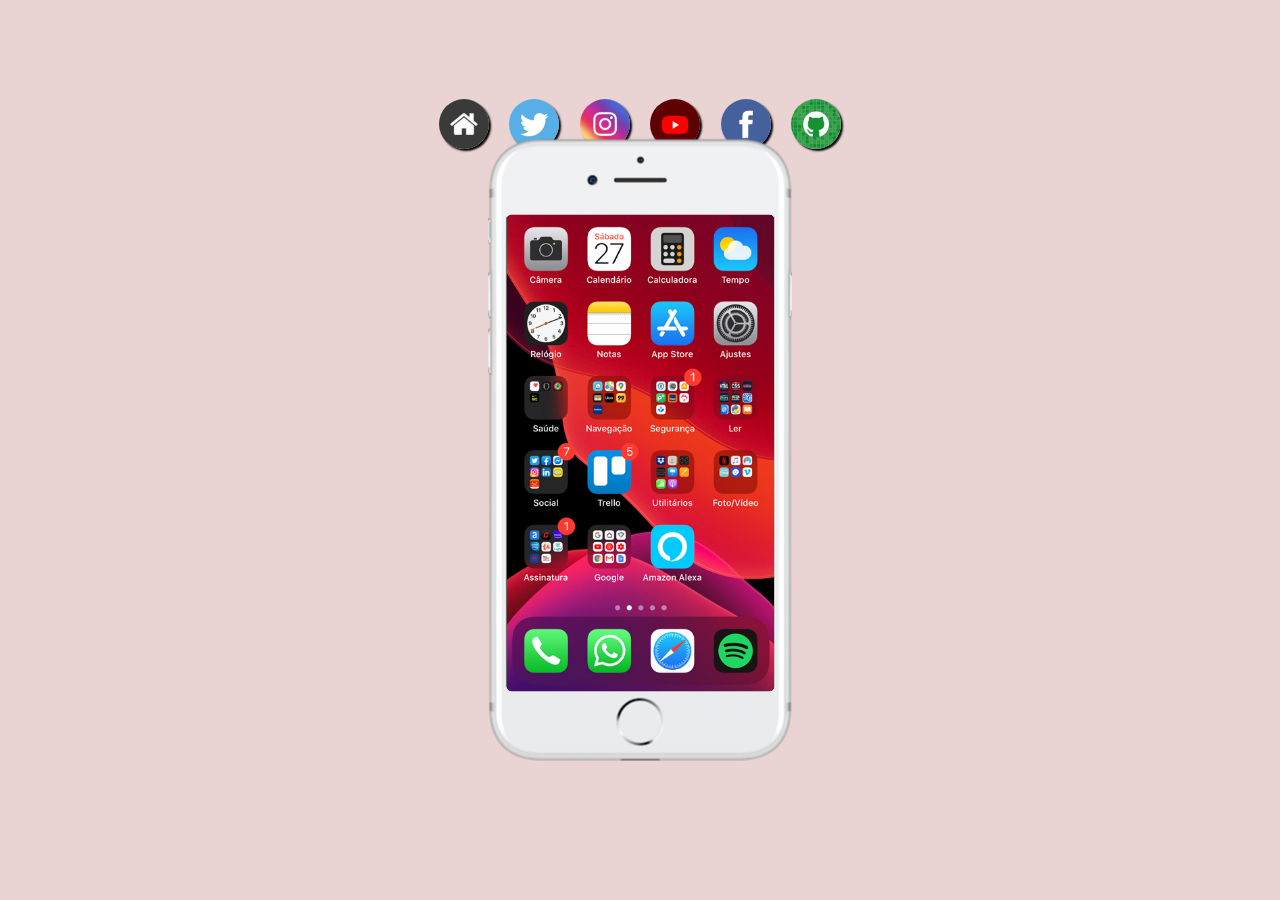
<file: index.html>
<!DOCTYPE html>
<html lang="pt">
<head>
    <meta charset="UTF-8">
    <meta name="viewport" content="width=device-width, initial-scale=1.0">
    <link rel="shortcut icon" href="favicon.ico" type="image/x-icon">
    <title>Document</title>
    <link rel="stylesheet" href="style.css">
</head>
<body>
   <main>
    <section id="telefone">
        <iframe src="homi.html" name="tela" id="tela" frameborder="0">
            Seu navegador não é compatível para esse este site
        </iframe> 

    </section>
    <section id="rede">
        <a href="homi.html" target="tela"><img src="imagens/logo-home.jpg" alt="homi"></a> 

        <a href="twitter.html" target="tela"><img src="imagens/logo-twitter.jpg" alt="instagram"></a> 

        <a href="instagram.html" target="tela"><img src="imagens/logo-instagram.jpg" alt="twitter"></a> 

        <a href="youtuber.html" target="tela"><img src="imagens/logo-youtube.jpg" alt="youtube"></a> 

        <a href="faceboook.html" target="tela"><img src="imagens/logo-facebook.jpg" alt="facebook"></a> 

        <a href="github.html" target="tela"><img src="imagens/logo-github.jpg" alt="github"></a>
        
        
    </section>
   </main>
</body>
</html>
</file>
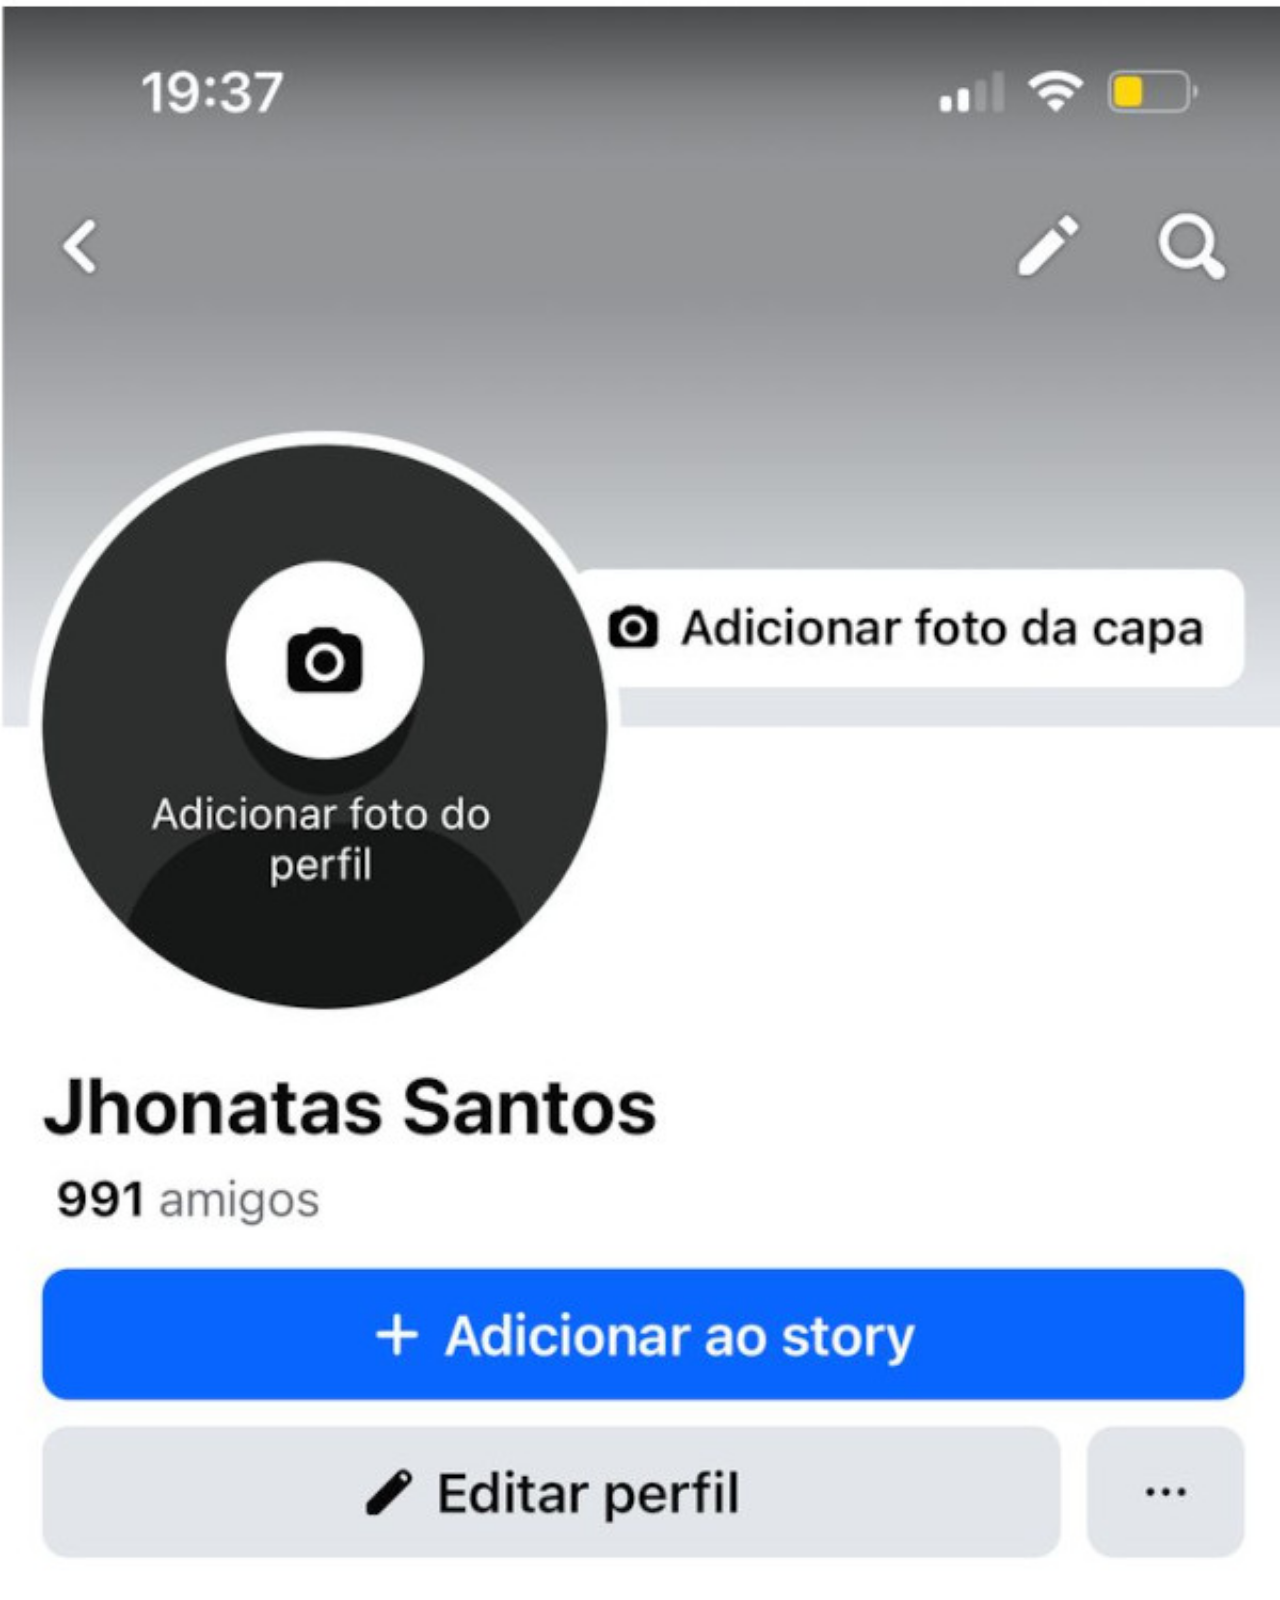
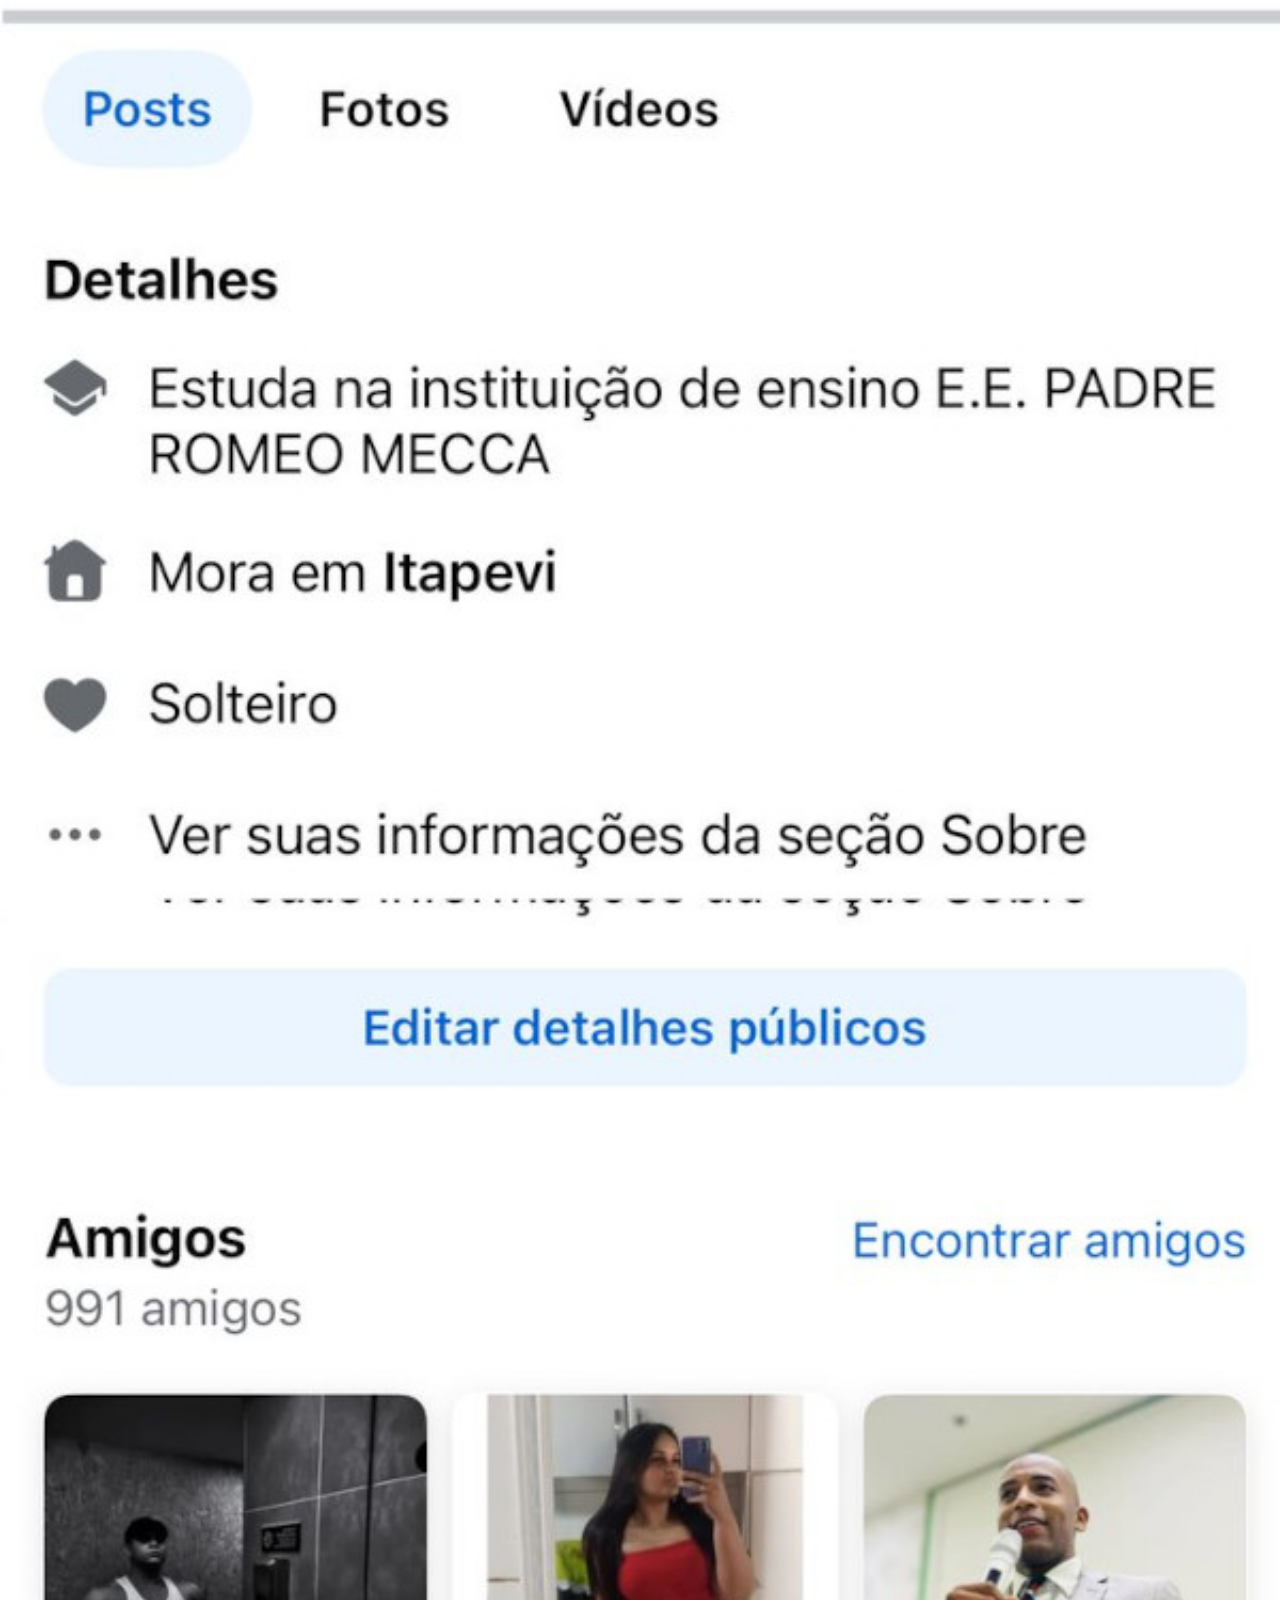
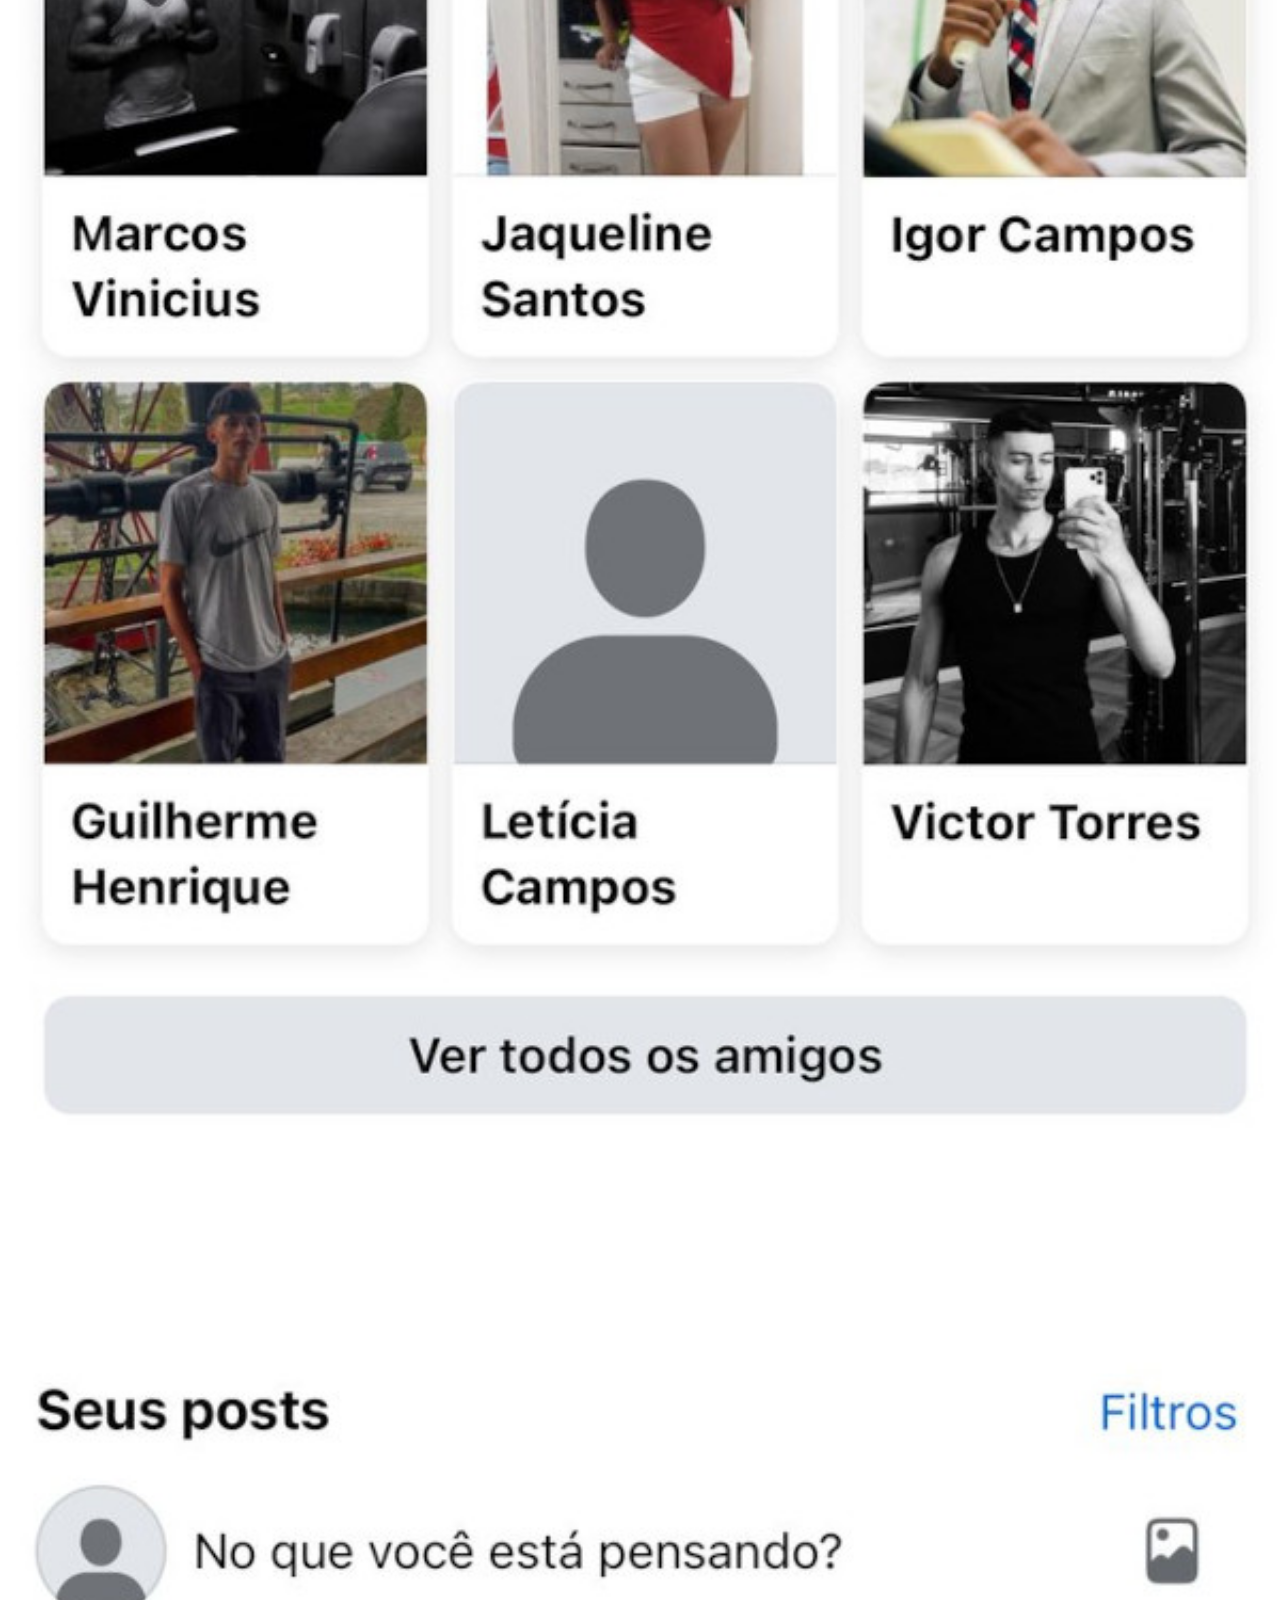
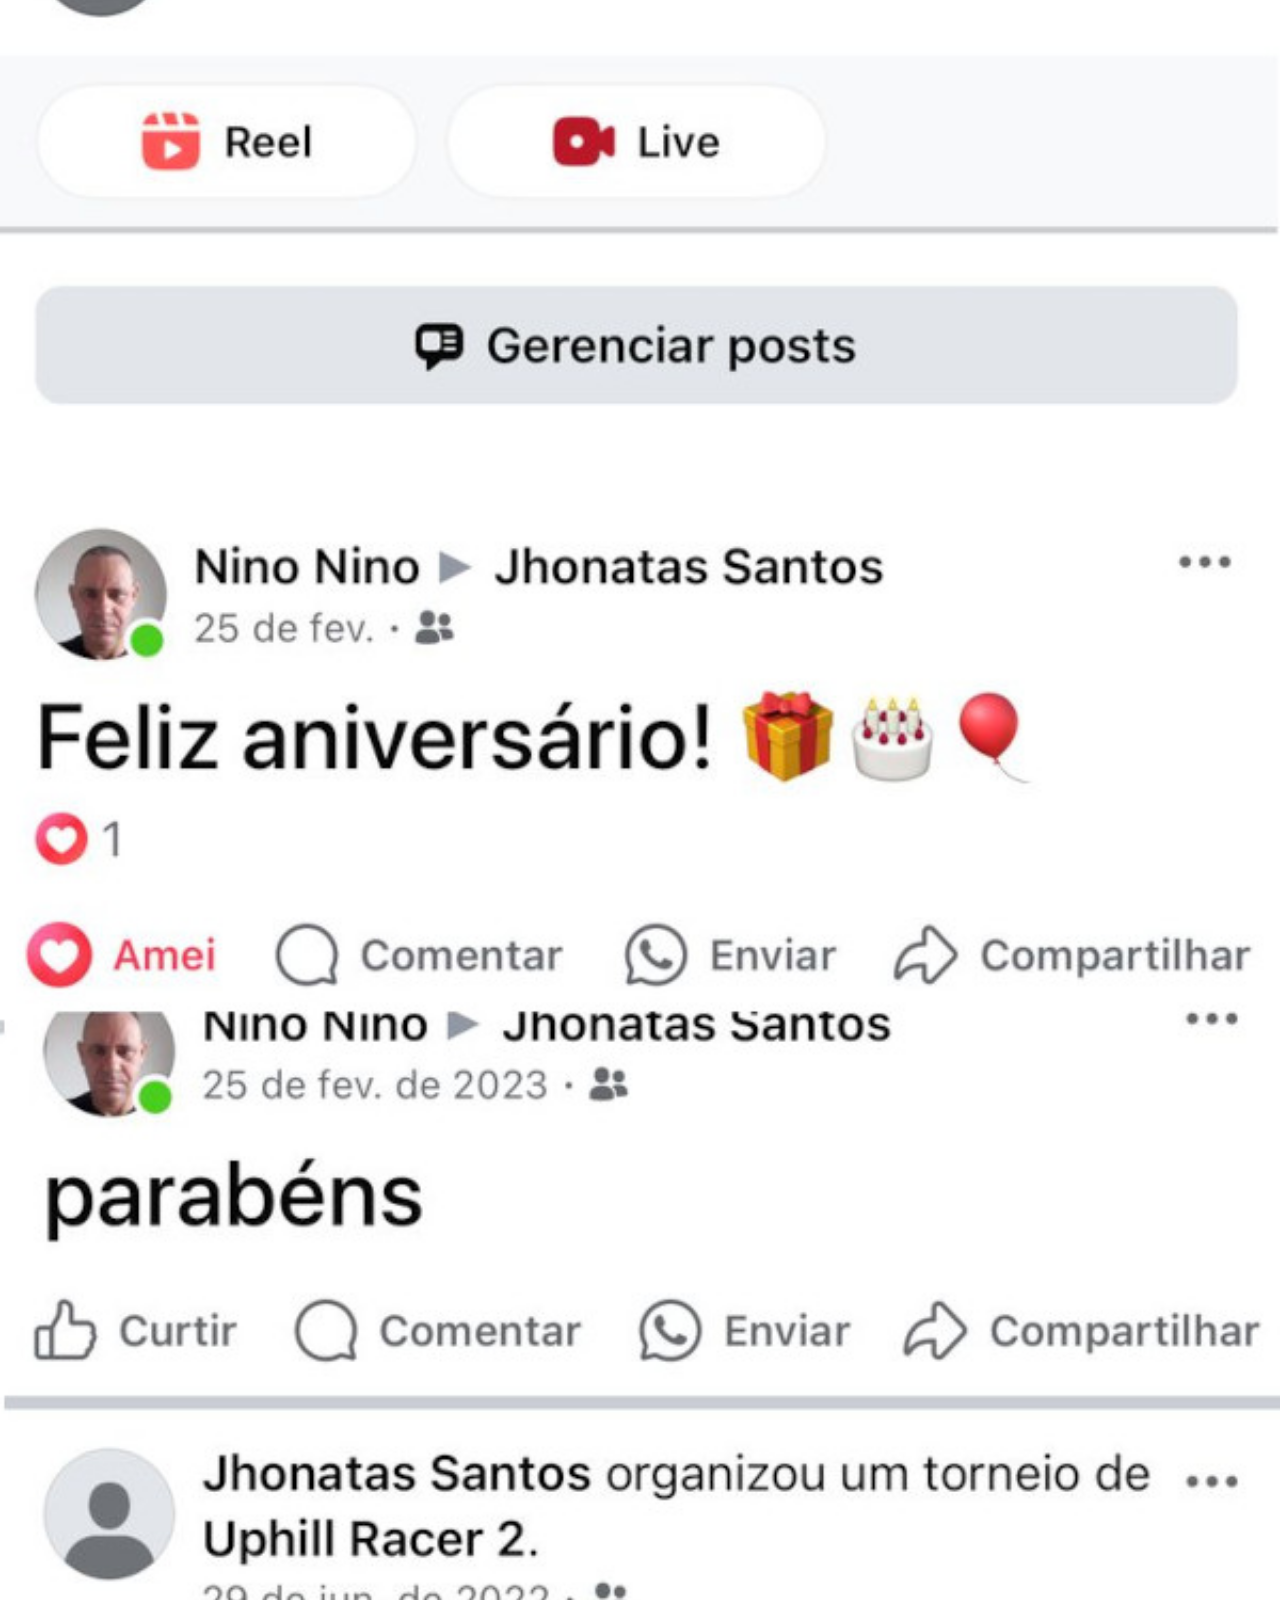
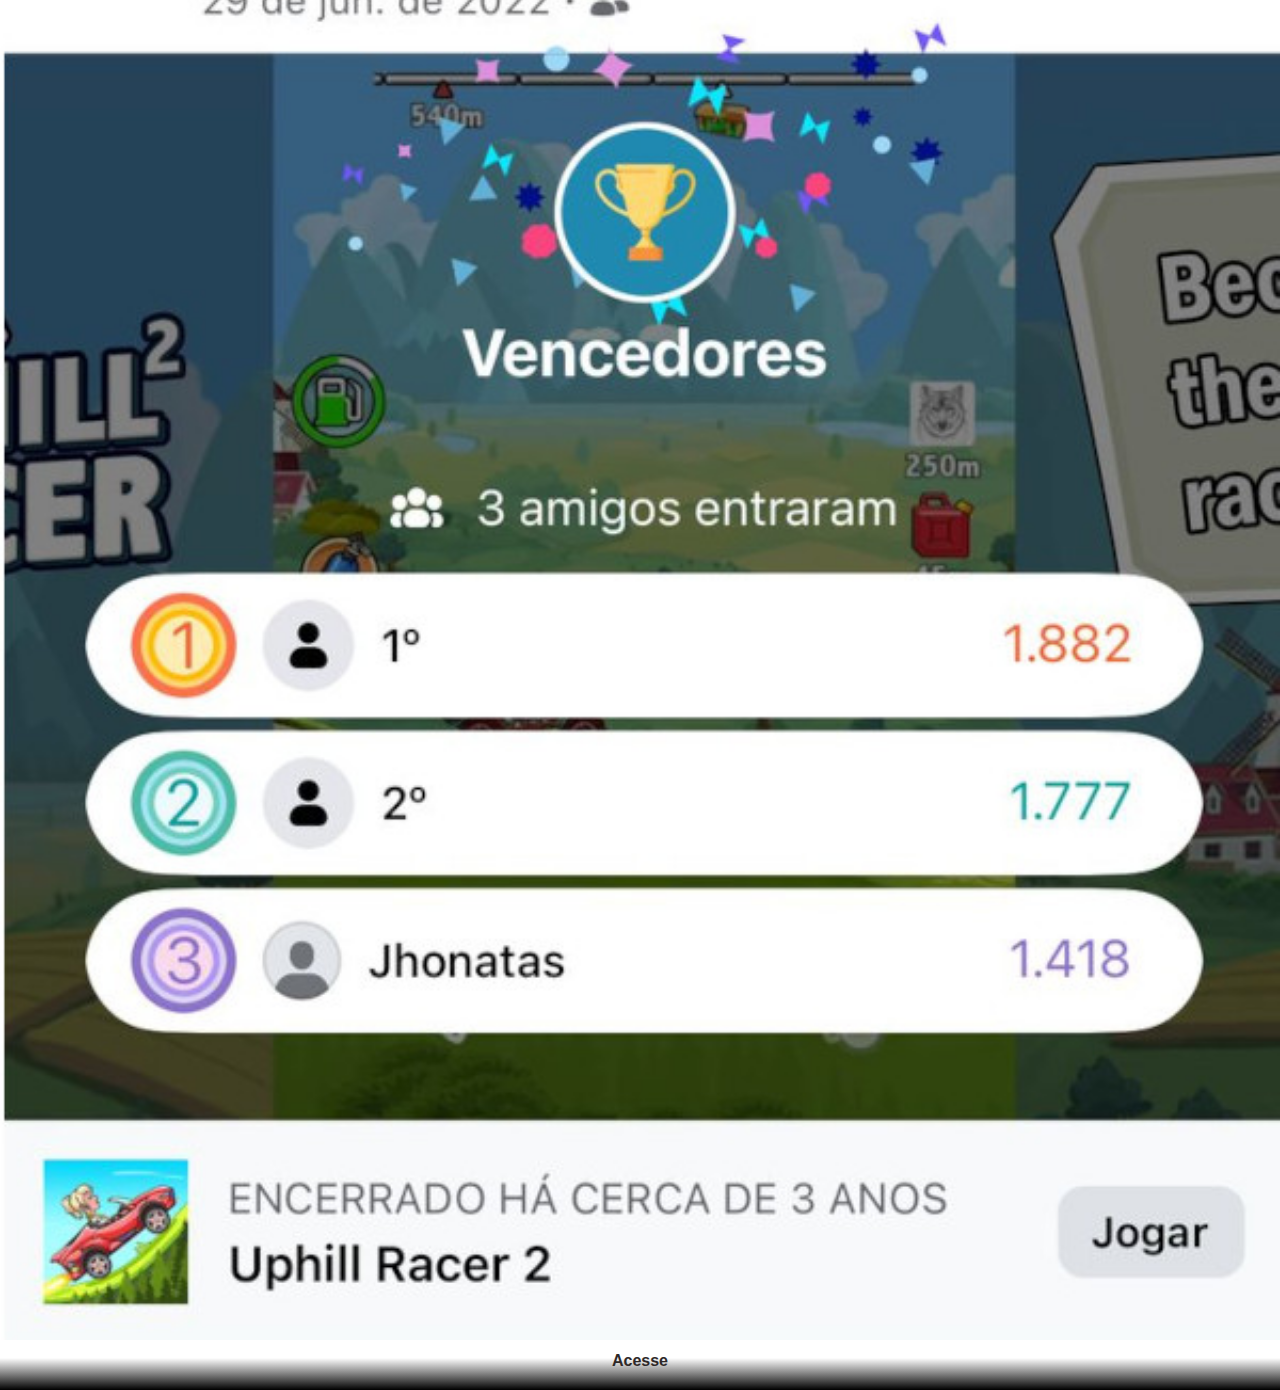
<file: faceboook.html>
<!DOCTYPE html>
<html lang="en">
<head>
    <meta charset="UTF-8">
    <meta name="viewport" content="width=device-width, initial-scale=1.0">
    <link rel="shortcut icon" href="imagens/logo-facebook.jpg" type="image/x-icon">
    <title>Document</title>
    <style>
        *{
    margin: 0px;
    padding: 0px;
    font-family: Arial, Helvetica, sans-serif;
}
::-webkit-scrollbar{
    width: 0px ;
    height: 0px;
}
img{
    width: 100vw;

}
a{
    display: block;
    background-image: linear-gradient(to bottom, white 26px, black);
    padding: 20px;
    margin-top: -12px;
    text-align: center;
    font-weight: bolder;
    text-decoration: none;
    color: rgb(46, 40, 40);            
    transition-duration: .2s;
}
a:hover{
    color: blue;
    font-size: 19px;
}
a:active{
    color: yellow;
}
    </style>
</head>
<body>
    <img src="imagens/tela-facebook.jpg" alt="facebook">
    <a href="https://www.facebook.com/?locale=pt_BR" target="_blank">Acesse</a>
    
</body>
</html>
</file>
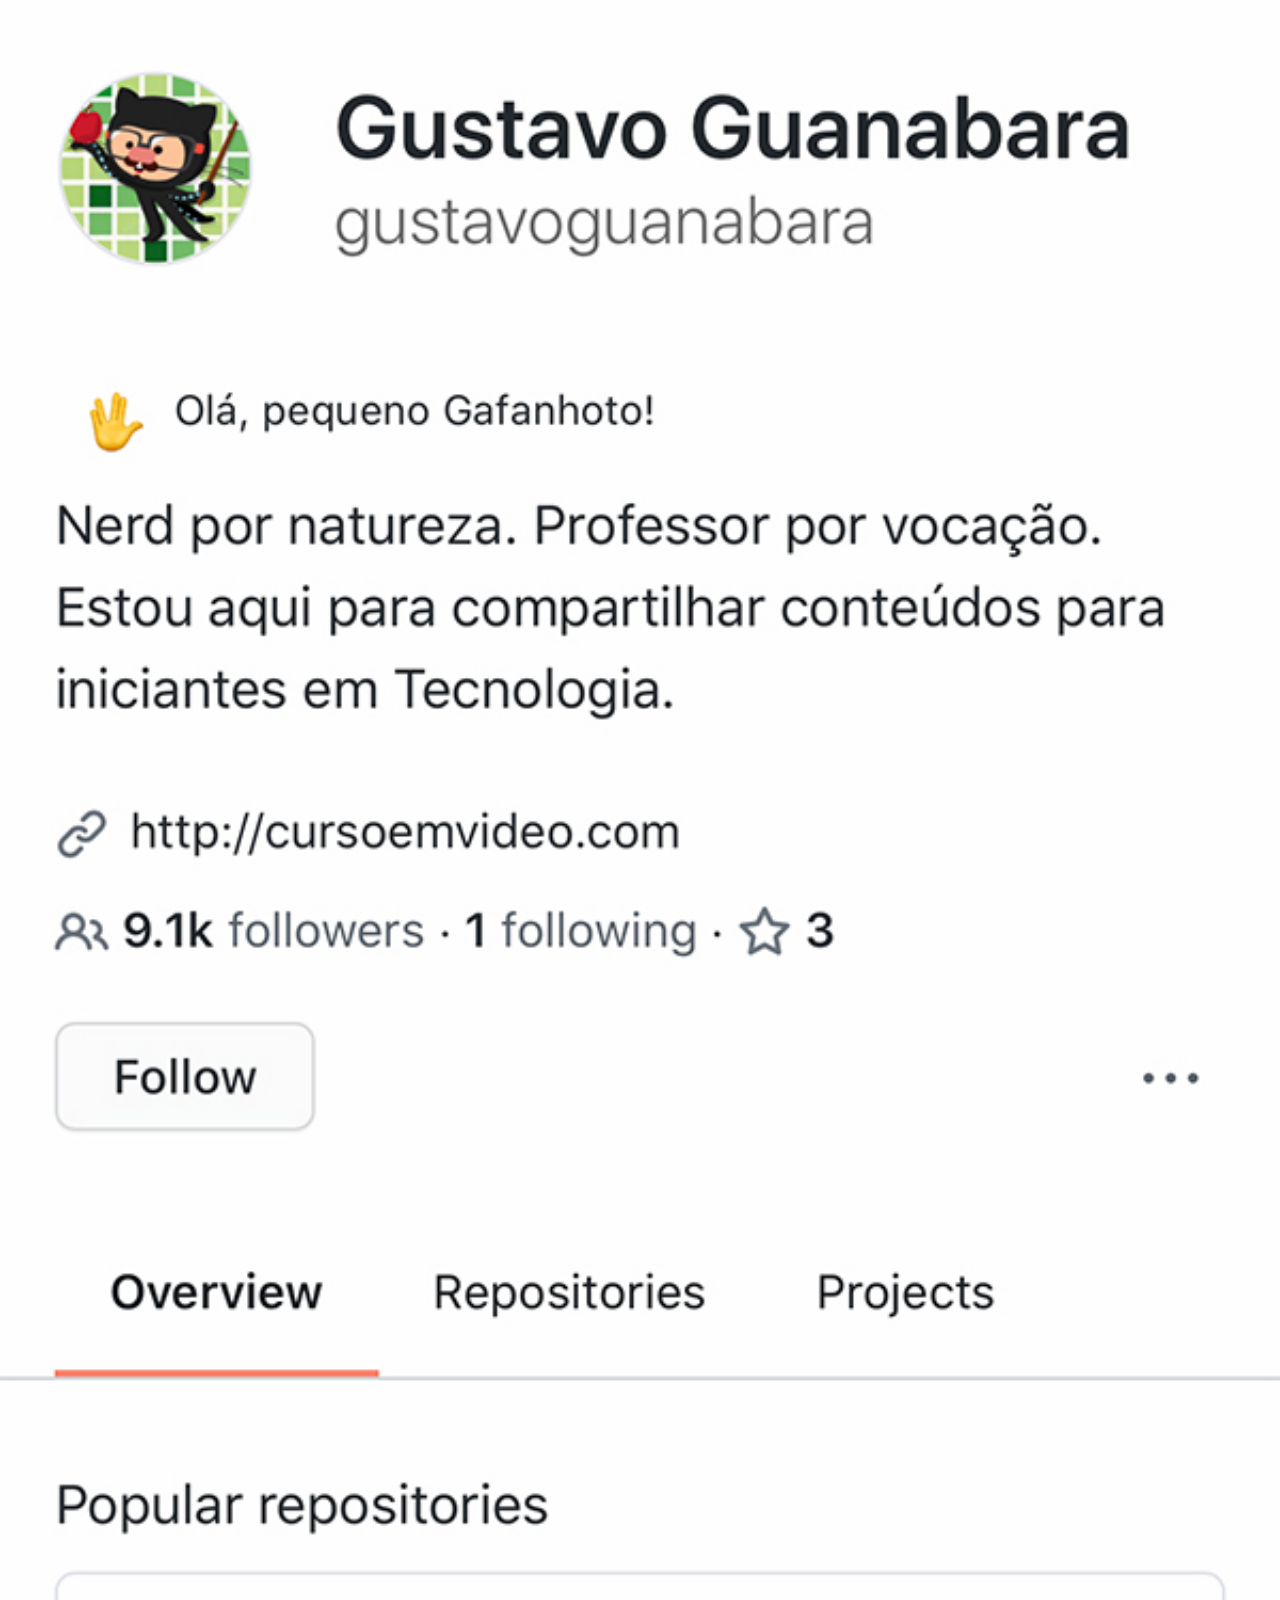
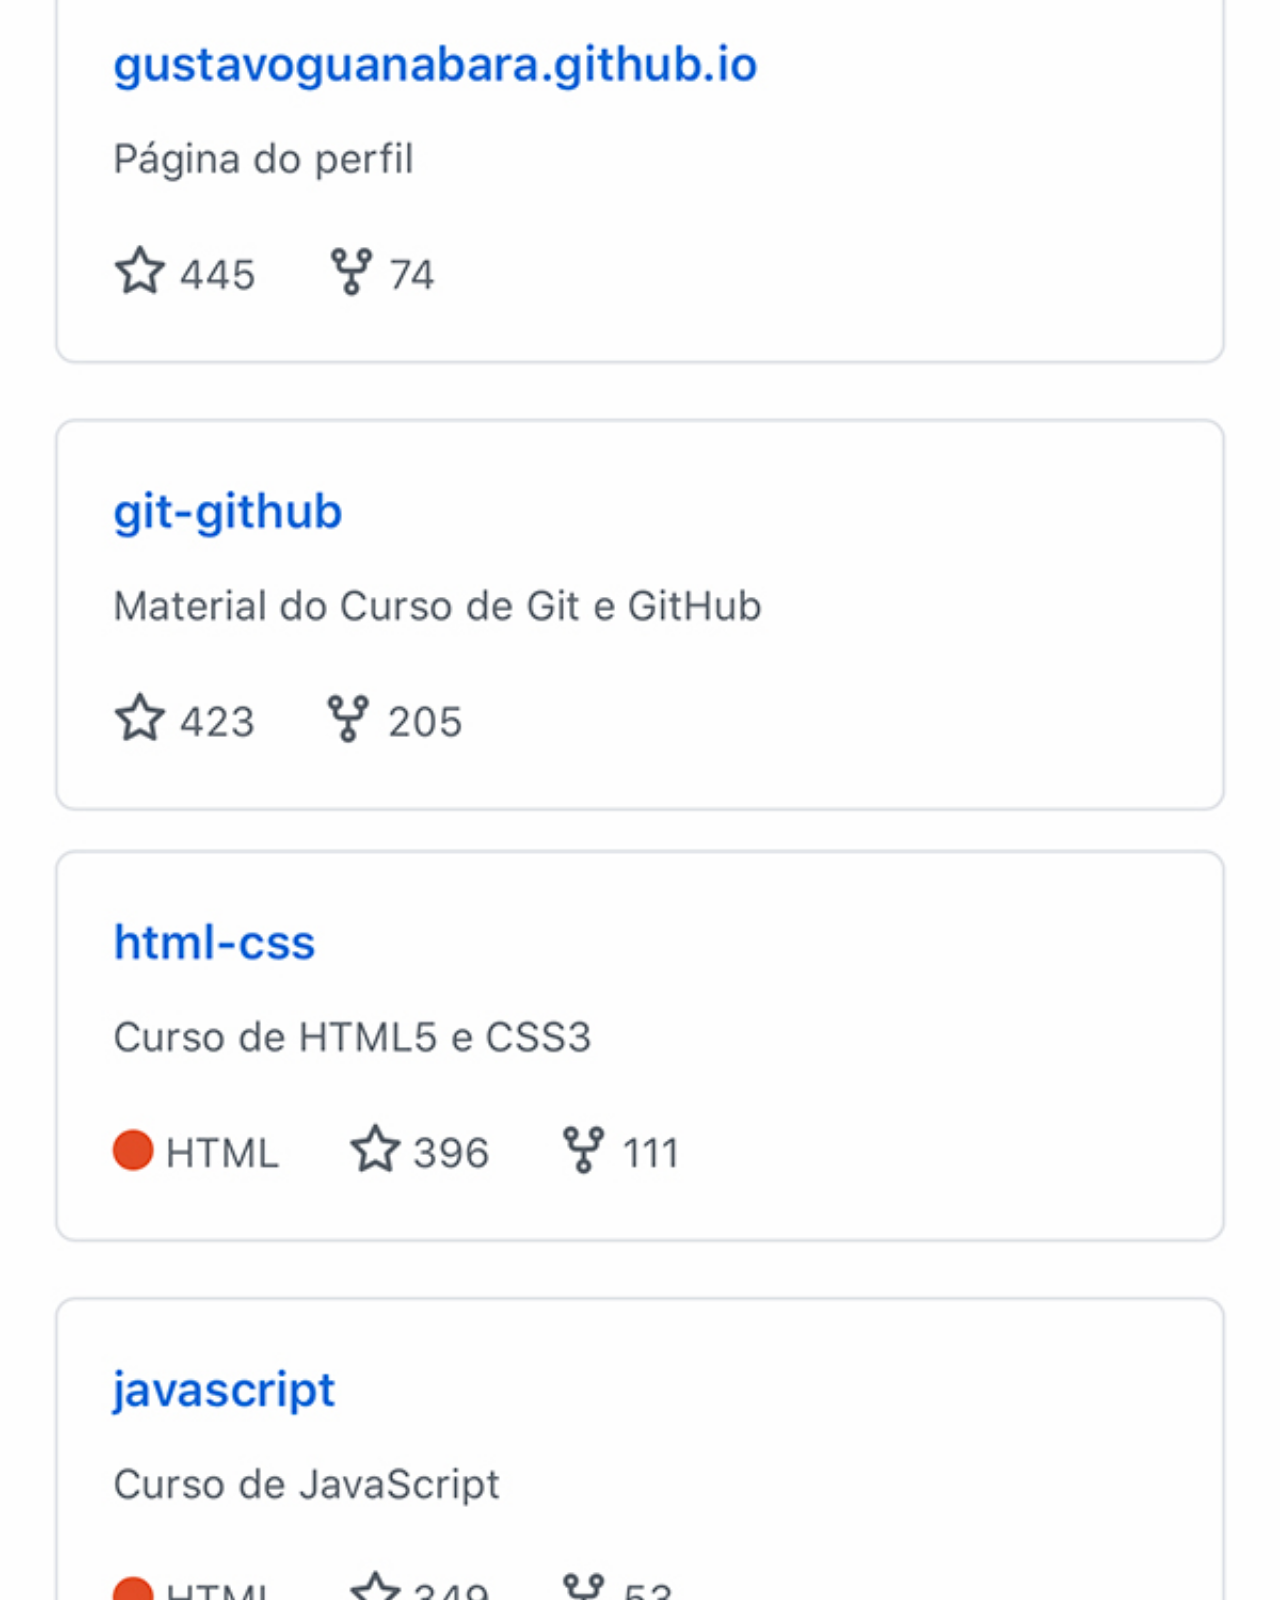
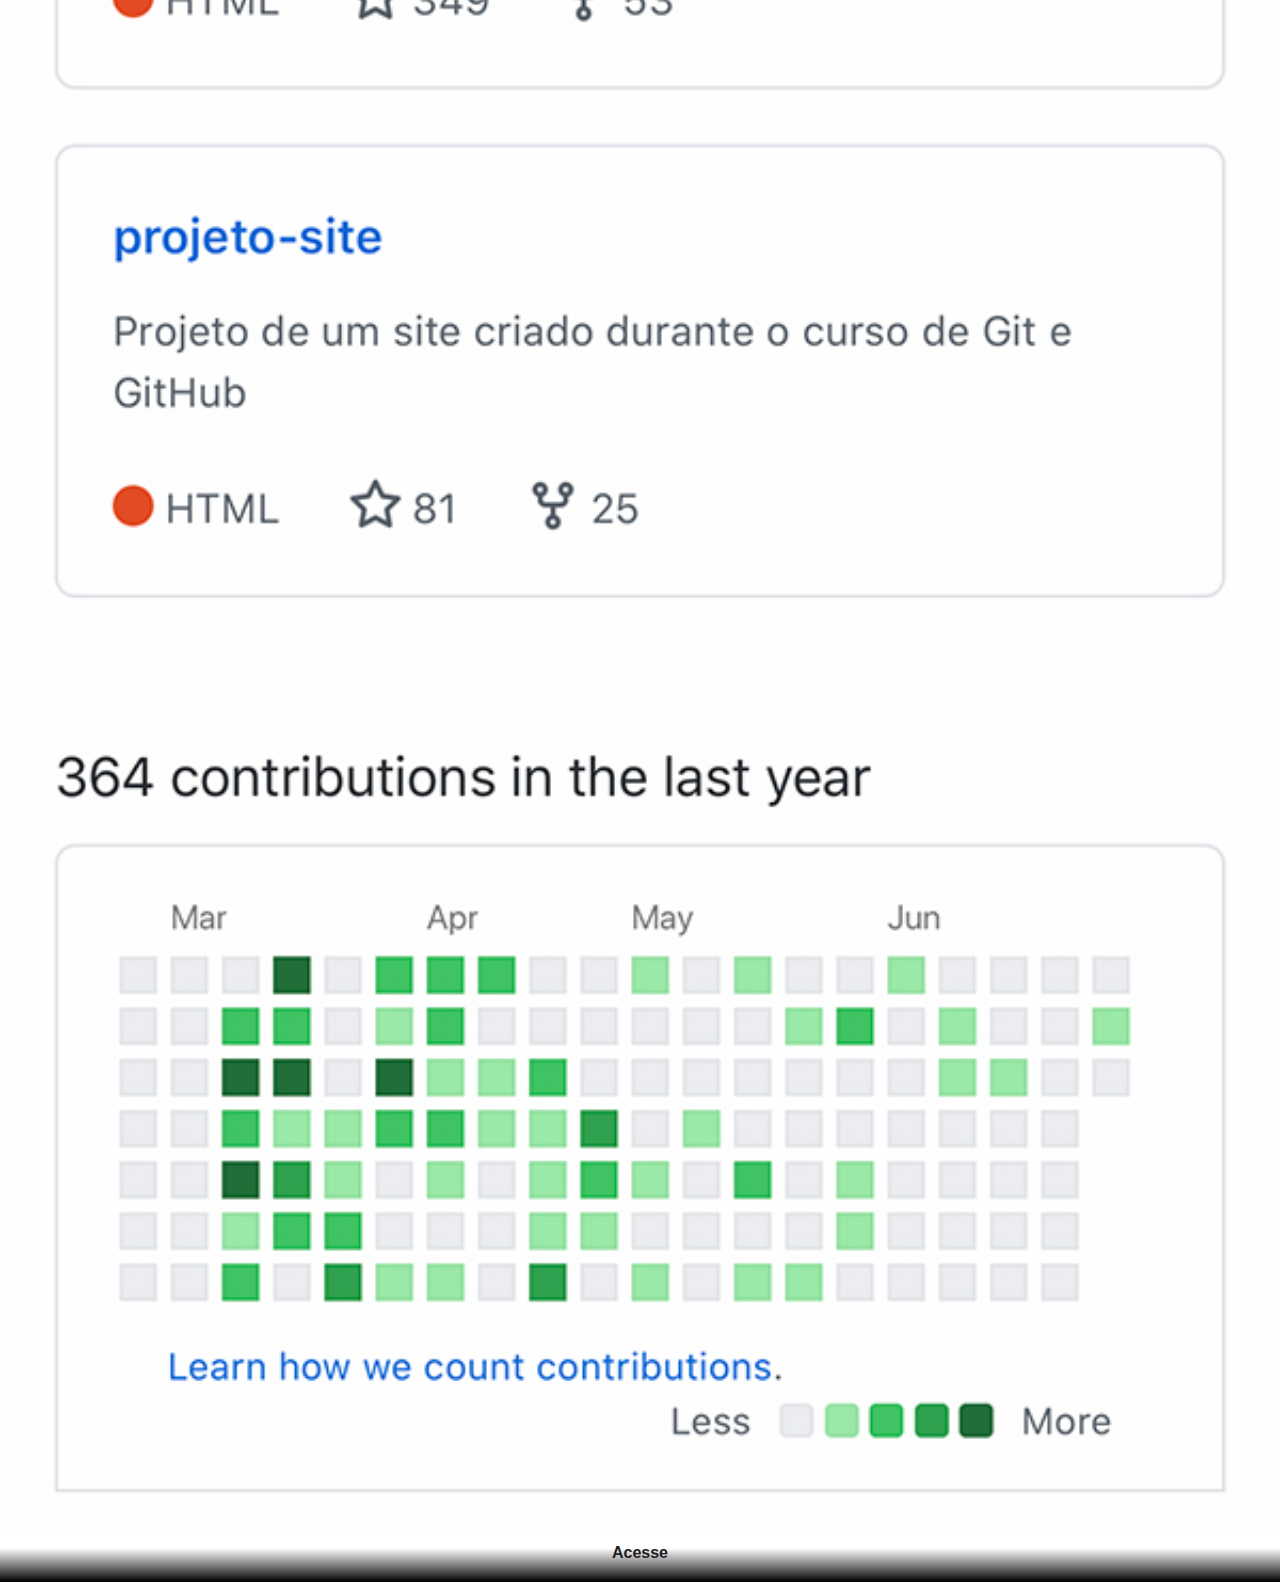
<file: github.html>
<!DOCTYPE html>
<html lang="pt">
<head>
    <meta charset="UTF-8">
    <meta name="viewport" content="width=device-width, initial-scale=1.0">
    <link rel="shortcut icon" href="imagens/logo-github.jpg" type="image/x-icon">
    <title>Document</title>
    <style>
        *{
            margin: 0px;
            padding: 0px;
            font-family: Arial, Helvetica, sans-serif;
        }
        ::-webkit-scrollbar{
            width: 0px ;
            height: 0px;
        }
        img{
            width: 100vw;
        
        }
        a{
            display: block;
            background-color: white;
            background-image: linear-gradient(to bottom, white 24px, black);
            padding: 20px;
            margin-top: -12px;
            text-align: center;
            font-weight: bolder;
            text-decoration: none;
            color: rgb(31, 29, 29);
            transition-duration: .2s;
        }
        a:hover{
            color: blue;
            font-size: 19px;
        }
        a:active{
            color: yellow;
        }
    </style>    
</head>
<body>
    <img src="imagens/tela-github.jpg" alt="youtube">
    <a href="" target="_blank">Acesse</a>
    
</body>
</html>
</file>
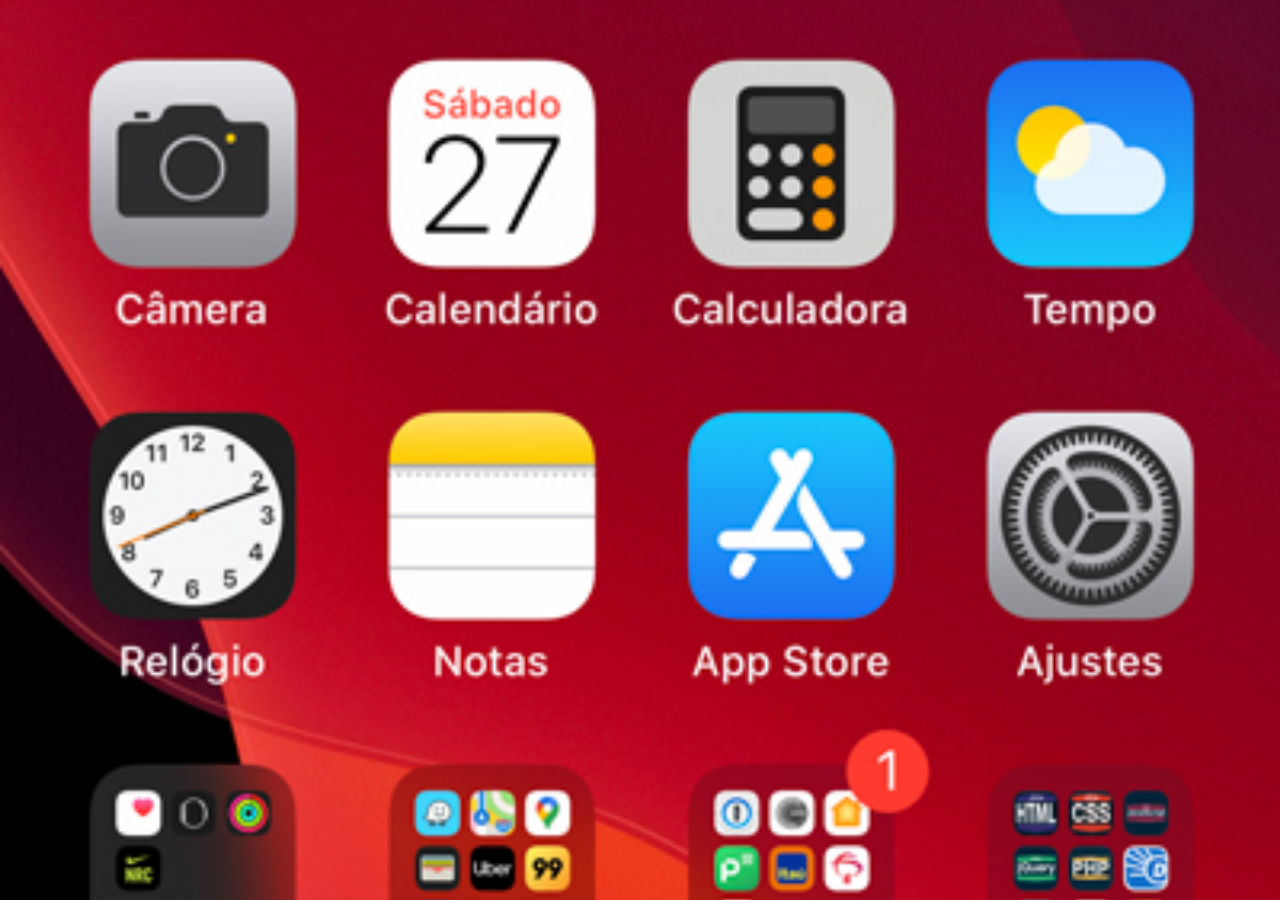
<file: homi.html>
<!DOCTYPE html>
<html lang="pt">
<head>
    <meta charset="UTF-8">
    <meta name="viewport" content="width=device-width, initial-scale=1.0">
    <title>Homi</title>
    <style>
        *{
            margin: 0px;
            padding: 0px;
        }
        body{
            width: 100vw;
            height: 100vh;
            background-color: black;
            background-image: url('imagens/tela-home.jpg');
            background-position: top center;
            background-repeat: no-repeat;
            background-size: cover;
        }
    </style>
</head>
<body>

    
</body>
</html>
</file>
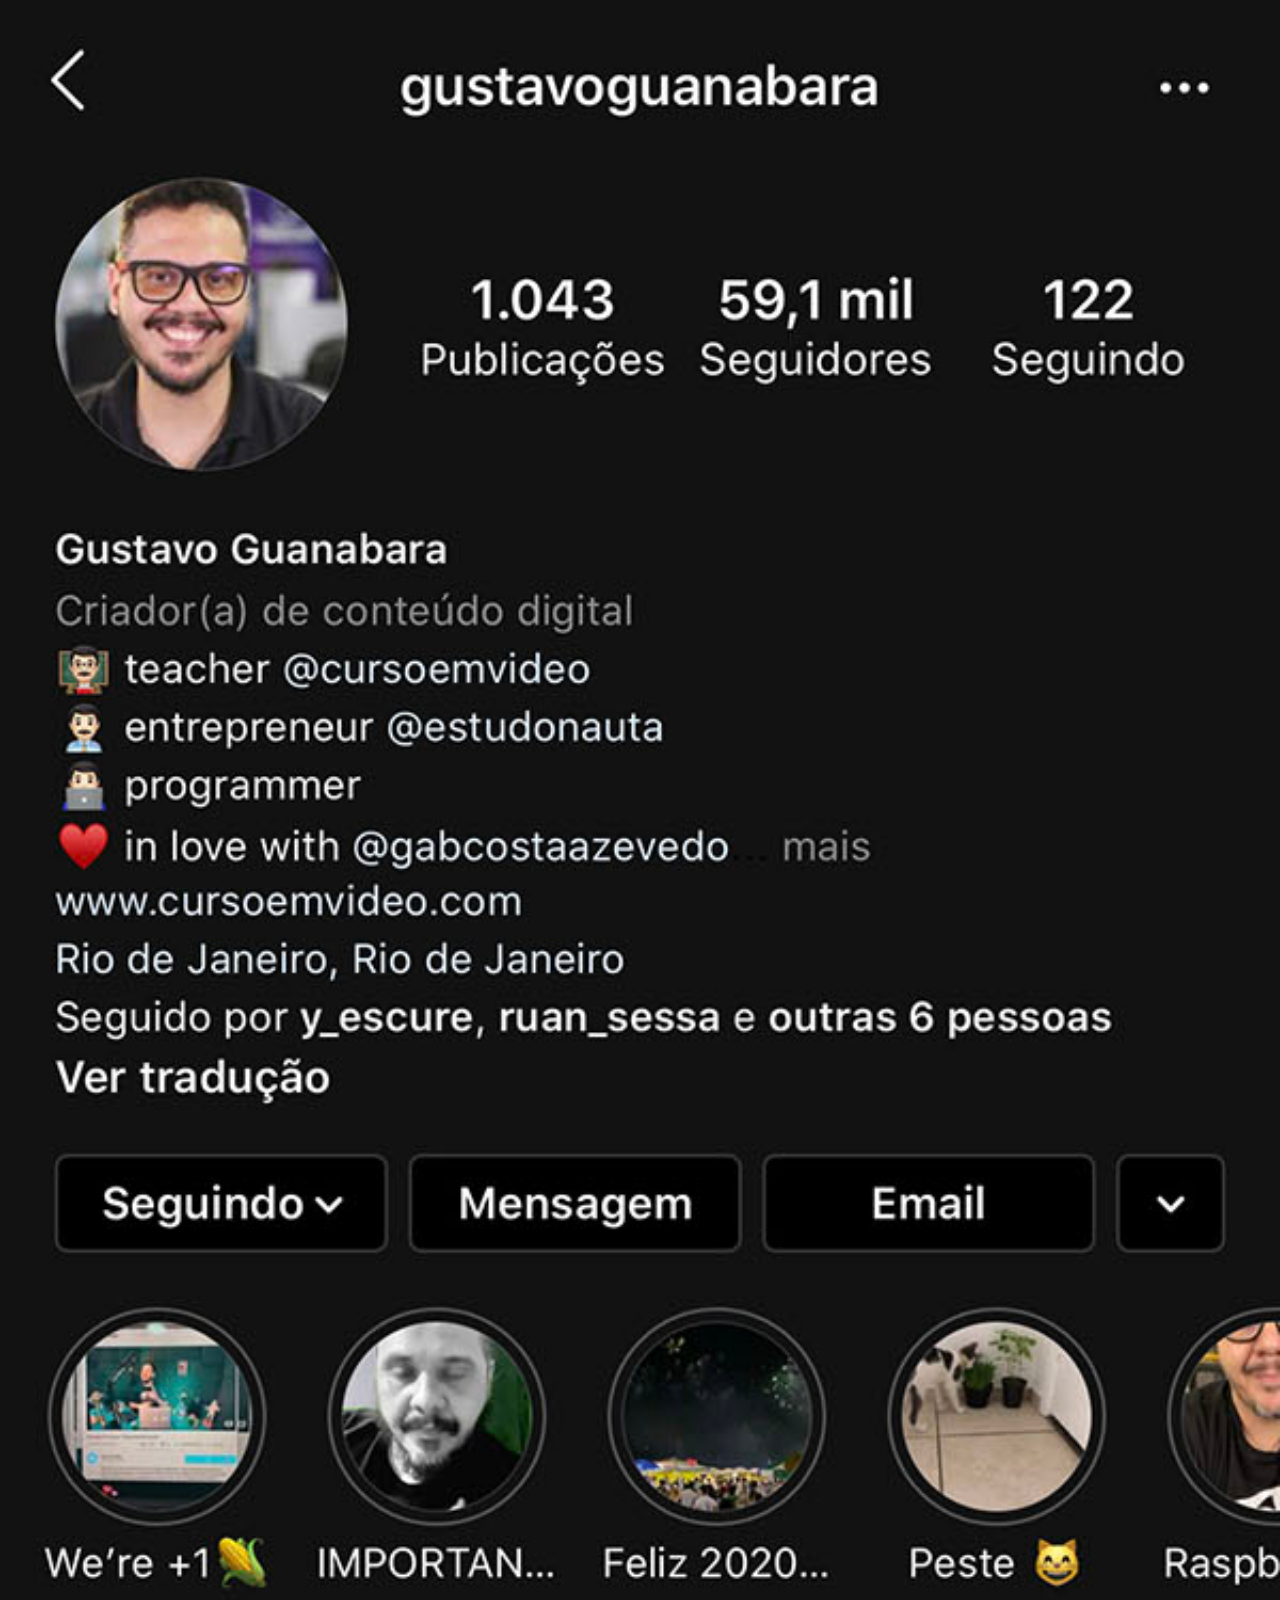
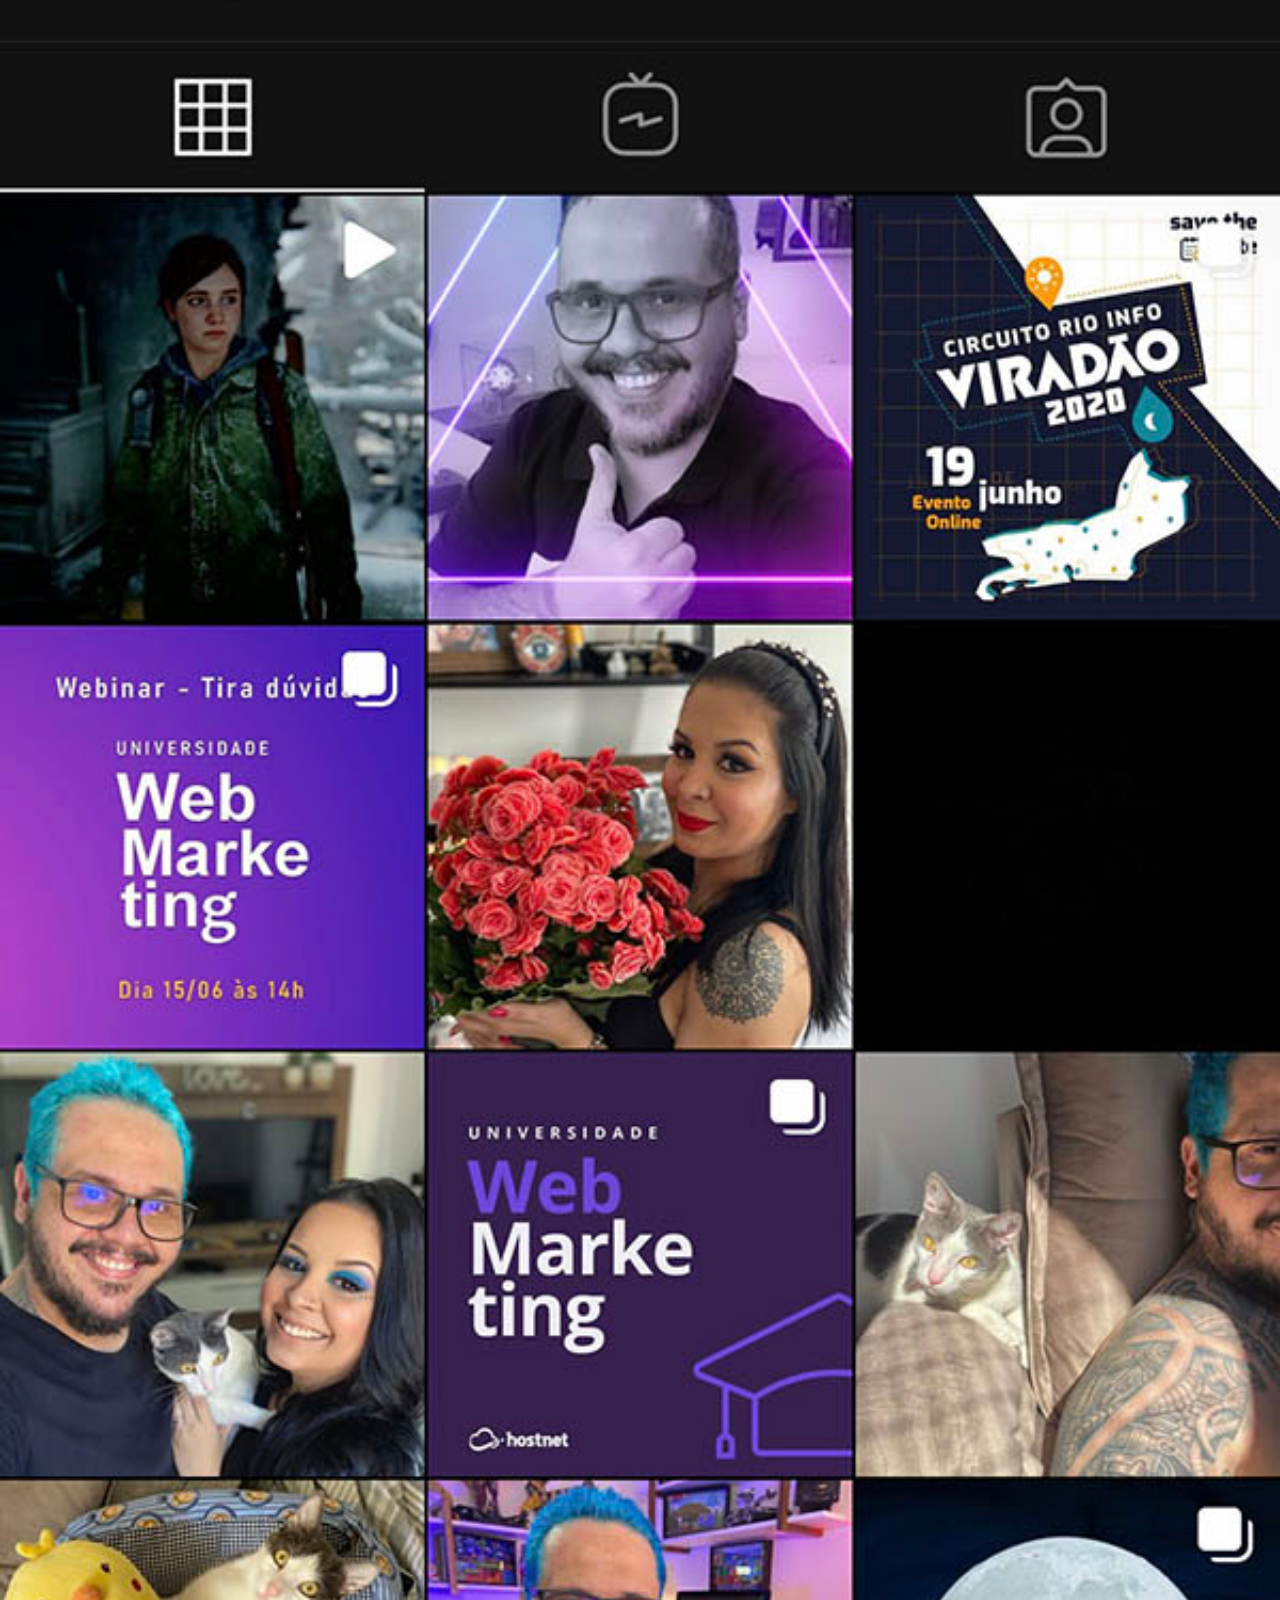
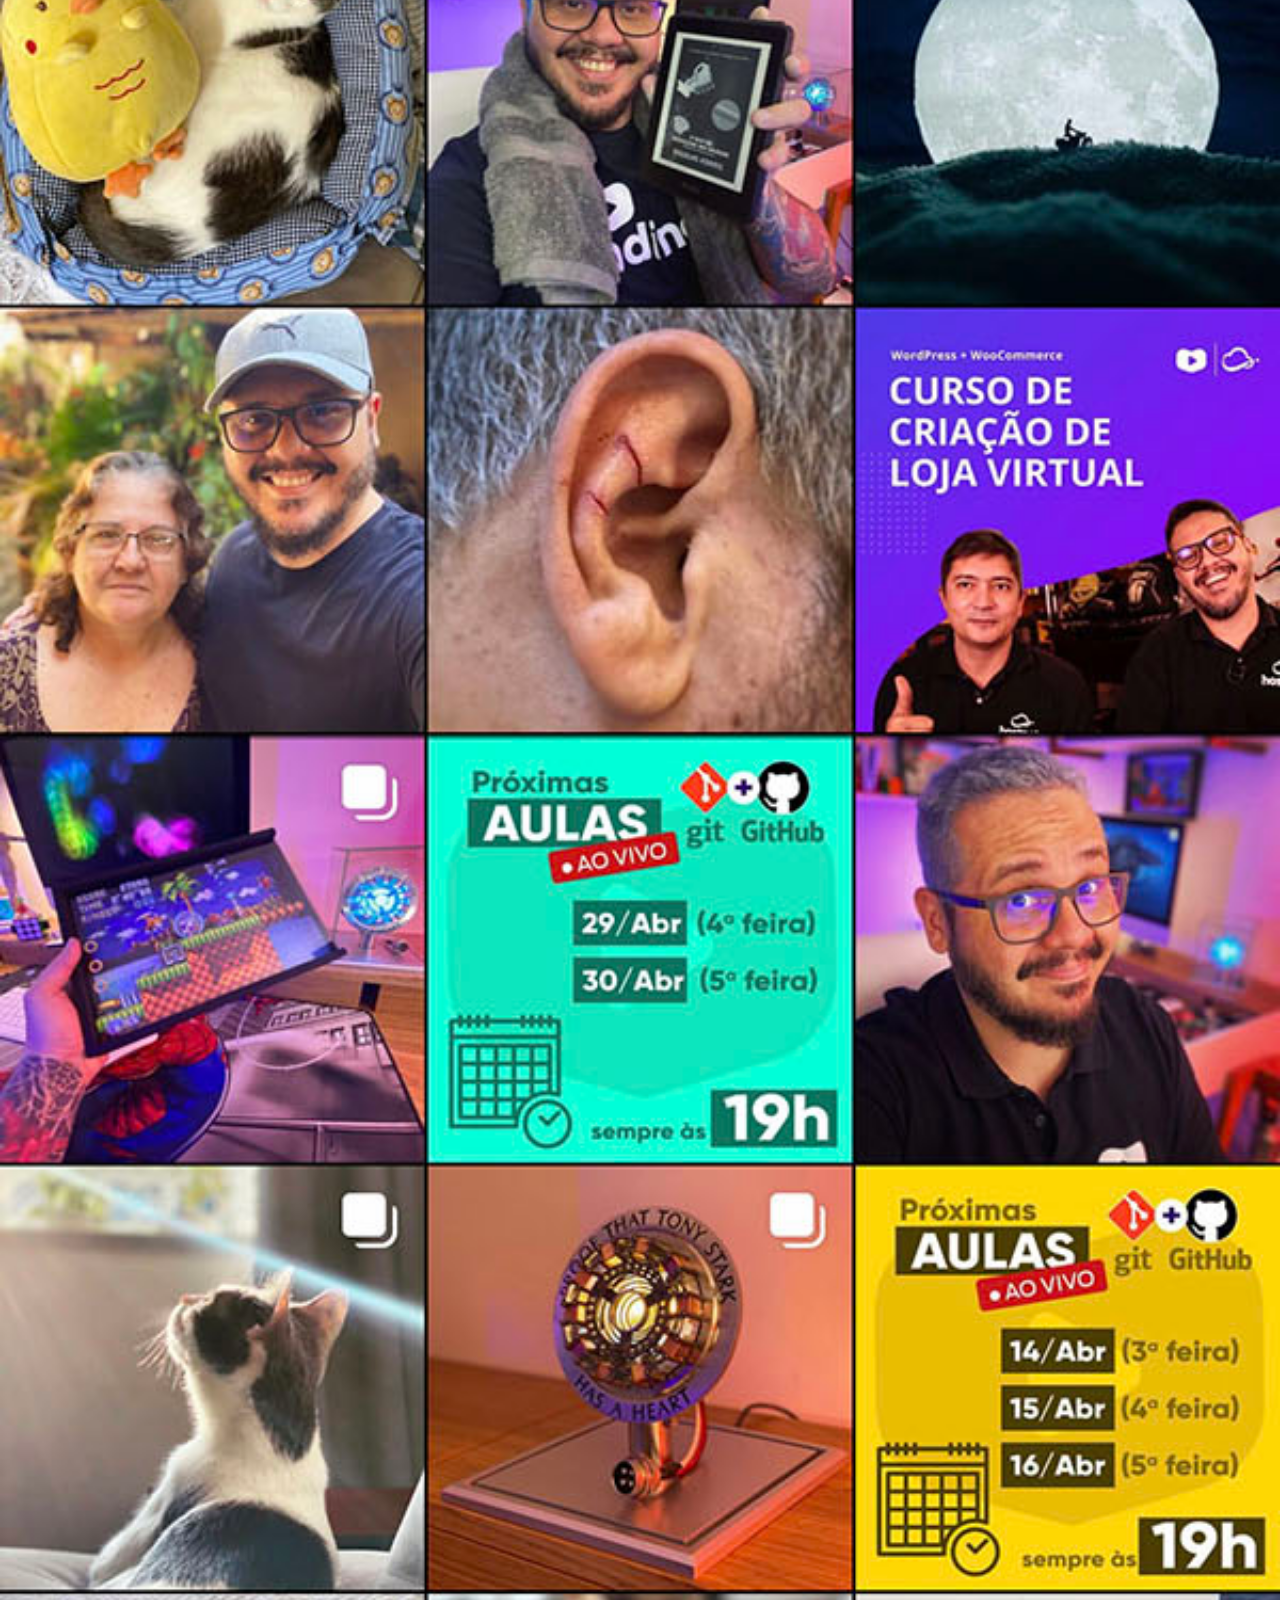
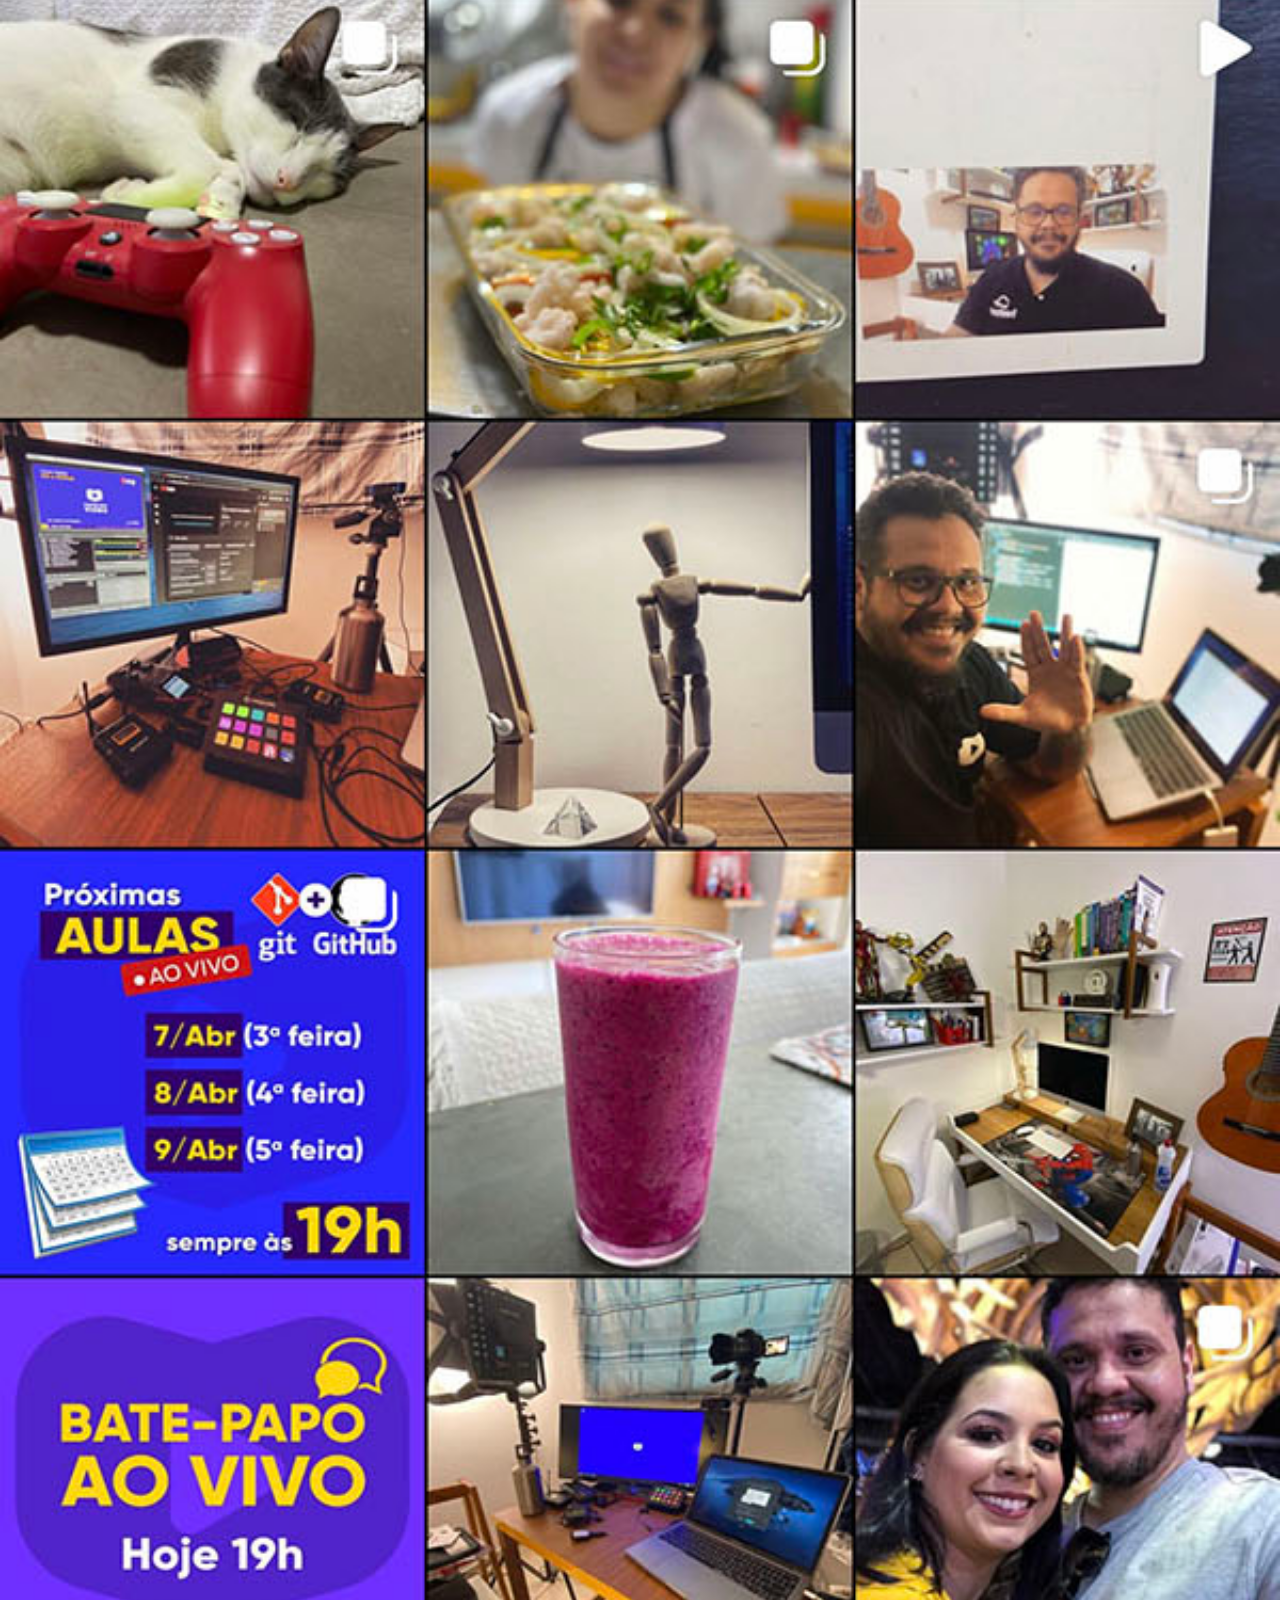
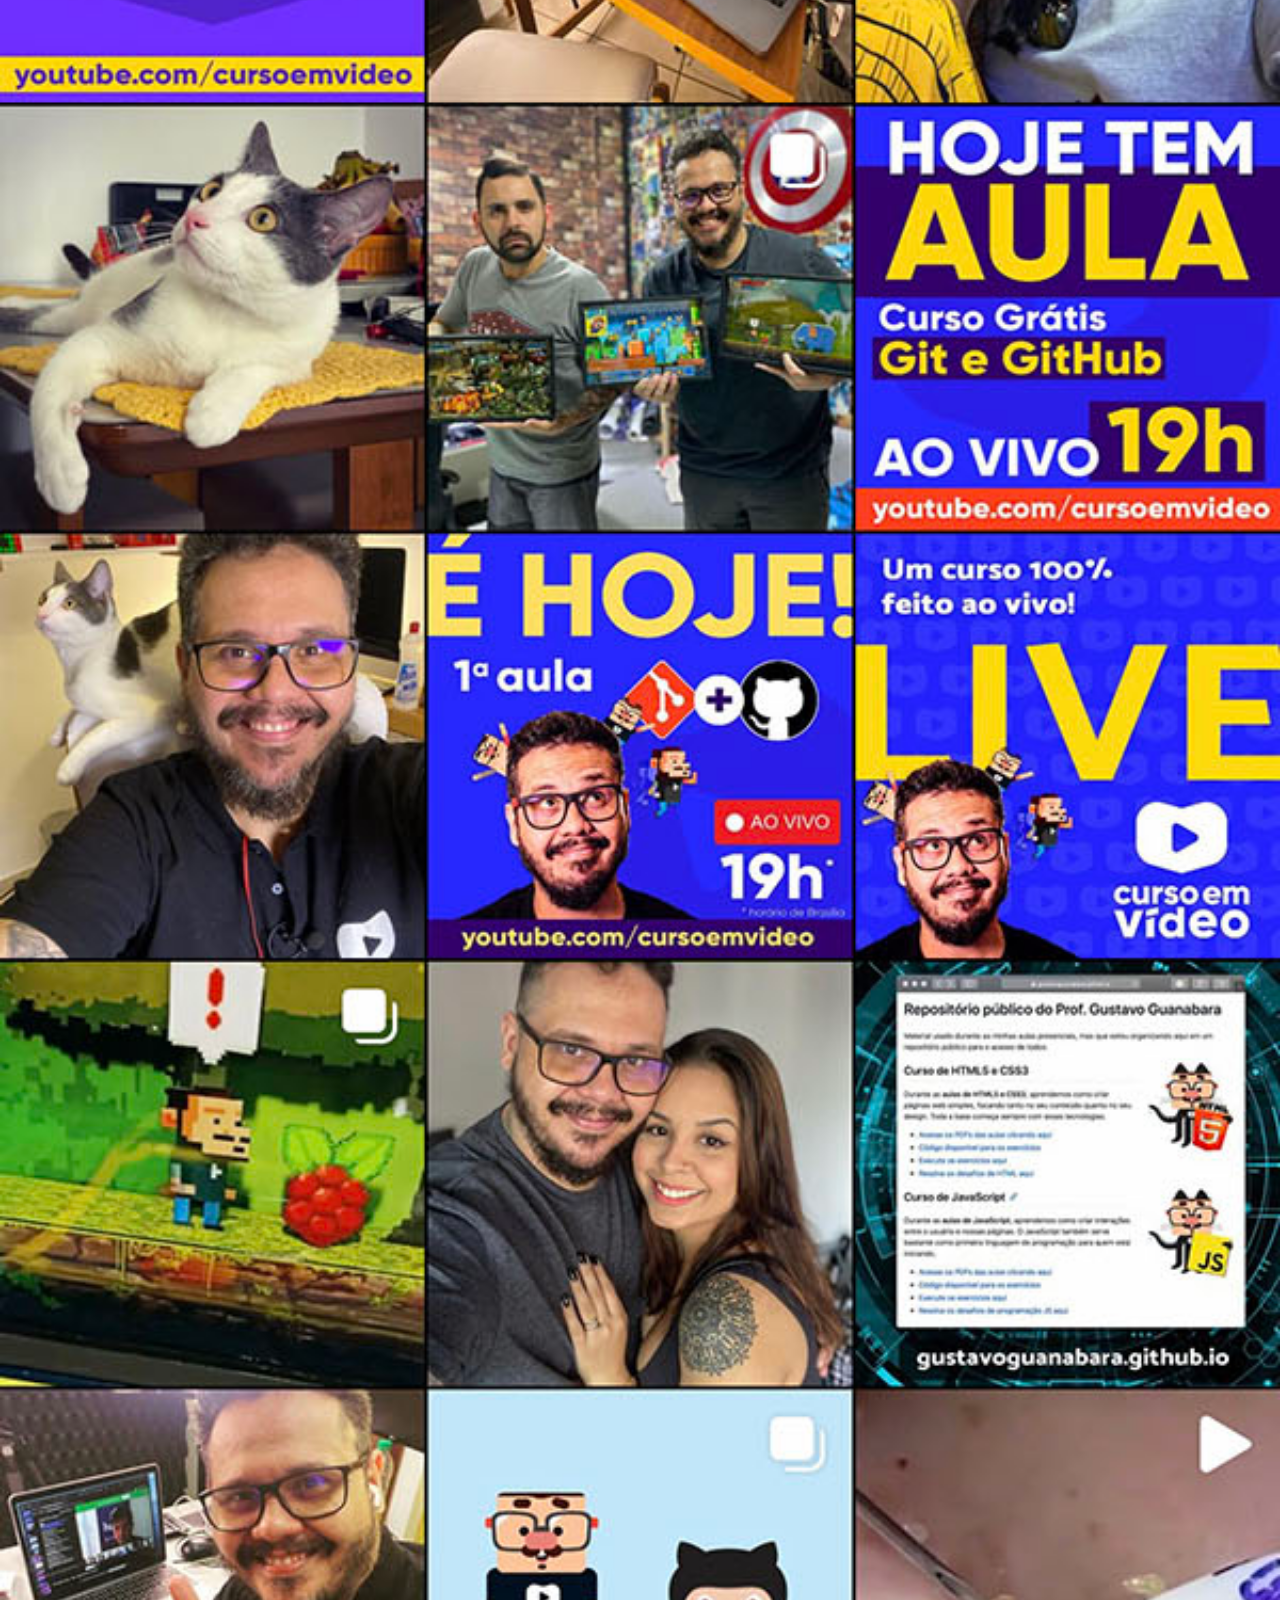
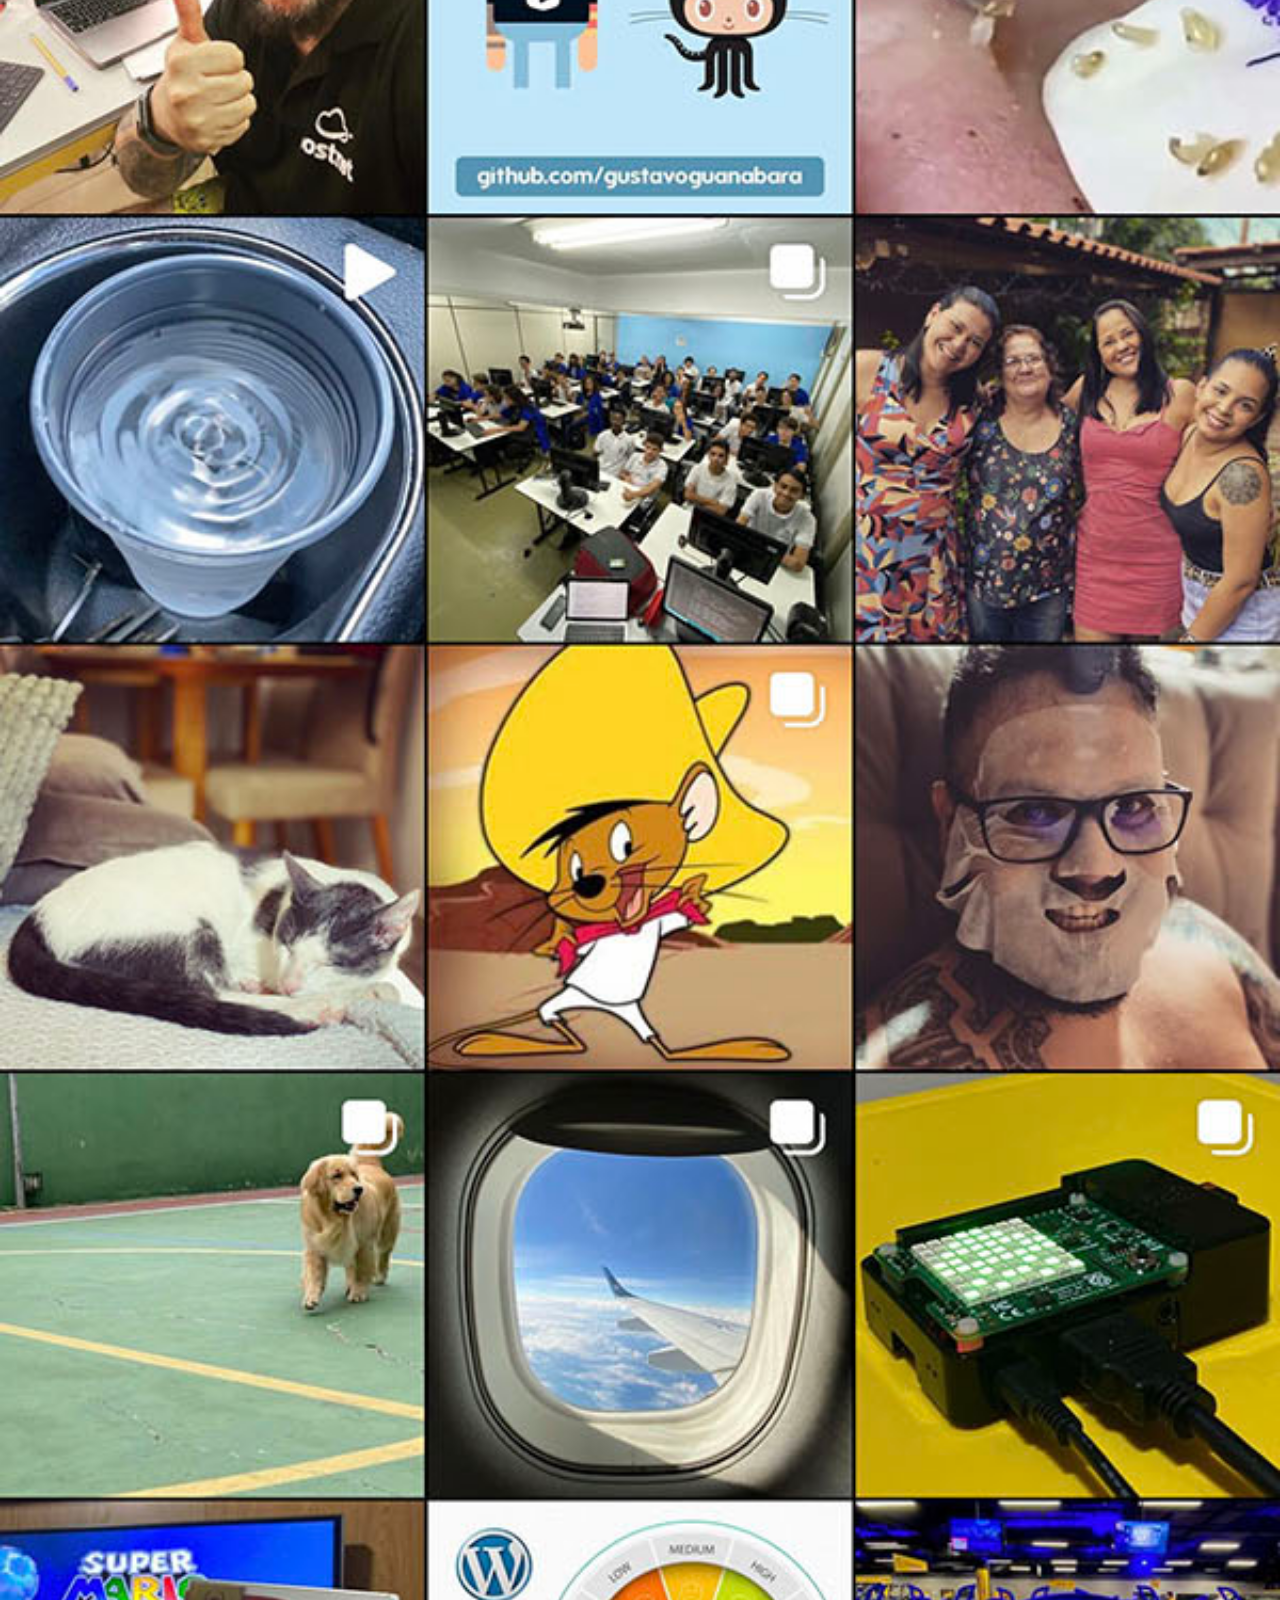
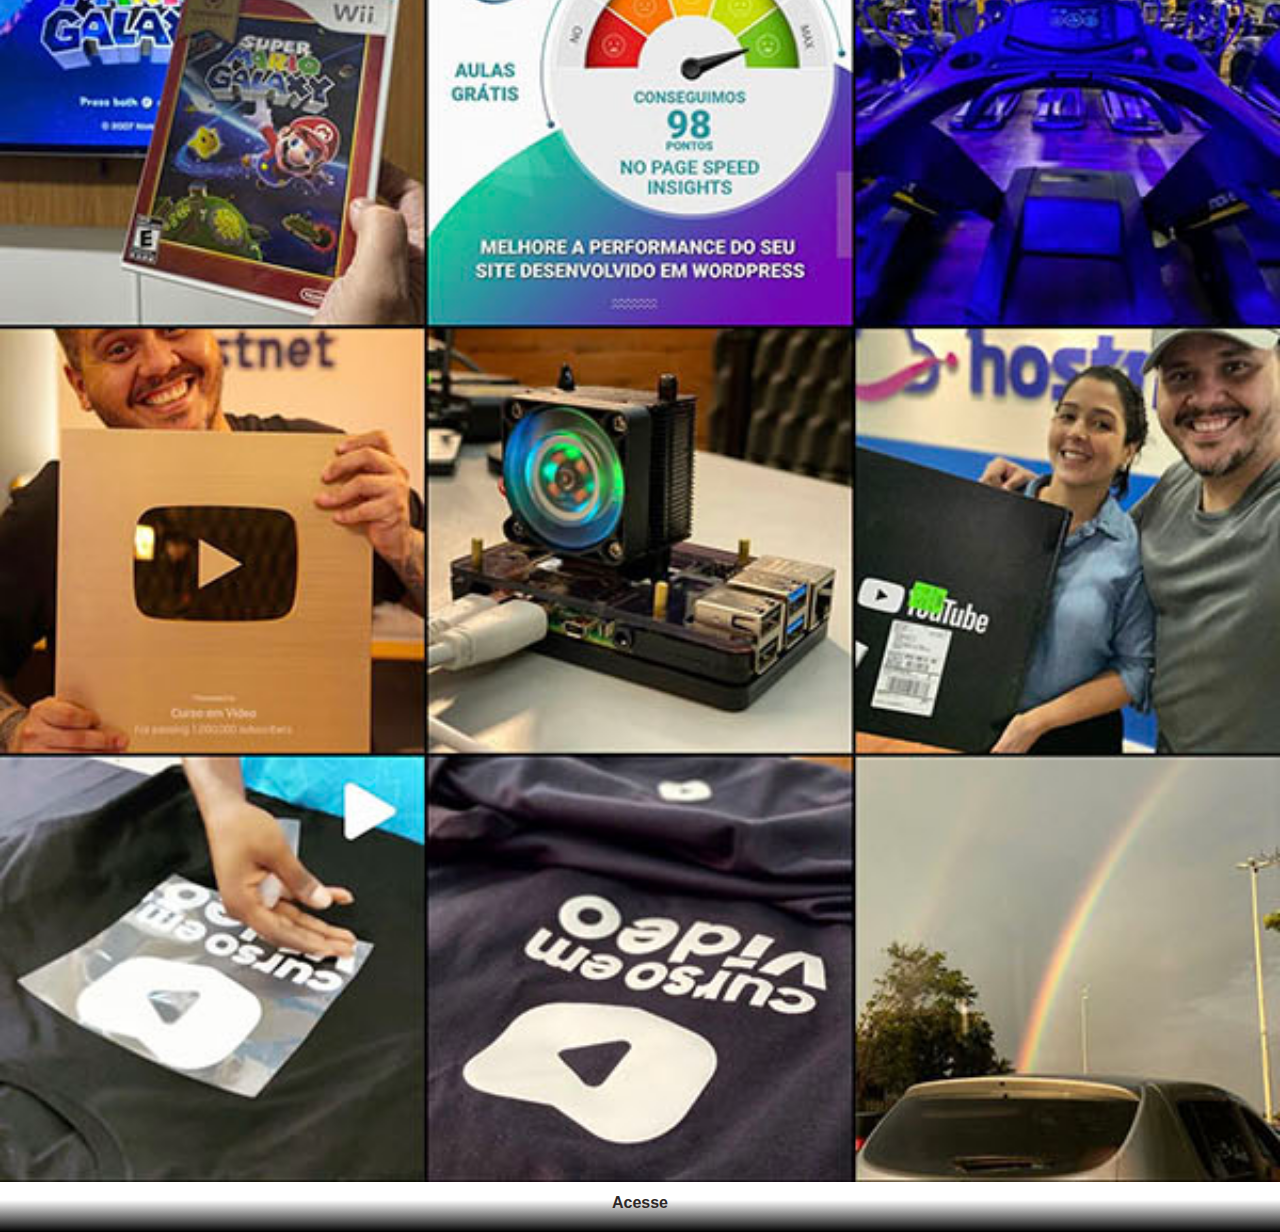
<file: instagram.html>
<!DOCTYPE html>
<html lang="en">
<head>
    <meta charset="UTF-8">
    <meta name="viewport" content="width=device-width, initial-scale=1.0">
    <link rel="shortcut icon" href="imagens/logo-instagram.jpg " type="image/x-icon">
    <title>Document</title>
    <style>
        *{
    margin: 0px;
    padding: 0px;
    font-family: Arial, Helvetica, sans-serif;
}
::-webkit-scrollbar{
    width: 0px ;
    height: 0px;
}
img{
    width: 100vw;

}
a{
    display: block;
    background-image: linear-gradient(to bottom, white 26px, black);
    padding: 20px;
    margin-top: -12px;
    text-align: center;
    font-weight: bolder;
    text-decoration: none;
    color: rgb(46, 40, 40);            
    transition-duration: .2s;
}
a:hover{
    color: blue;
    font-size: 19px;
}
a:active{
    color: yellow;
}
    </style>
</head>
<body>
    <img src="imagens/tela-instagram.jpg" alt="instagram">
    <a href="https://www.facebook.com/?locale=pt_BR" target="_blank">Acesse</a>
    
</body>
</html>
</file>
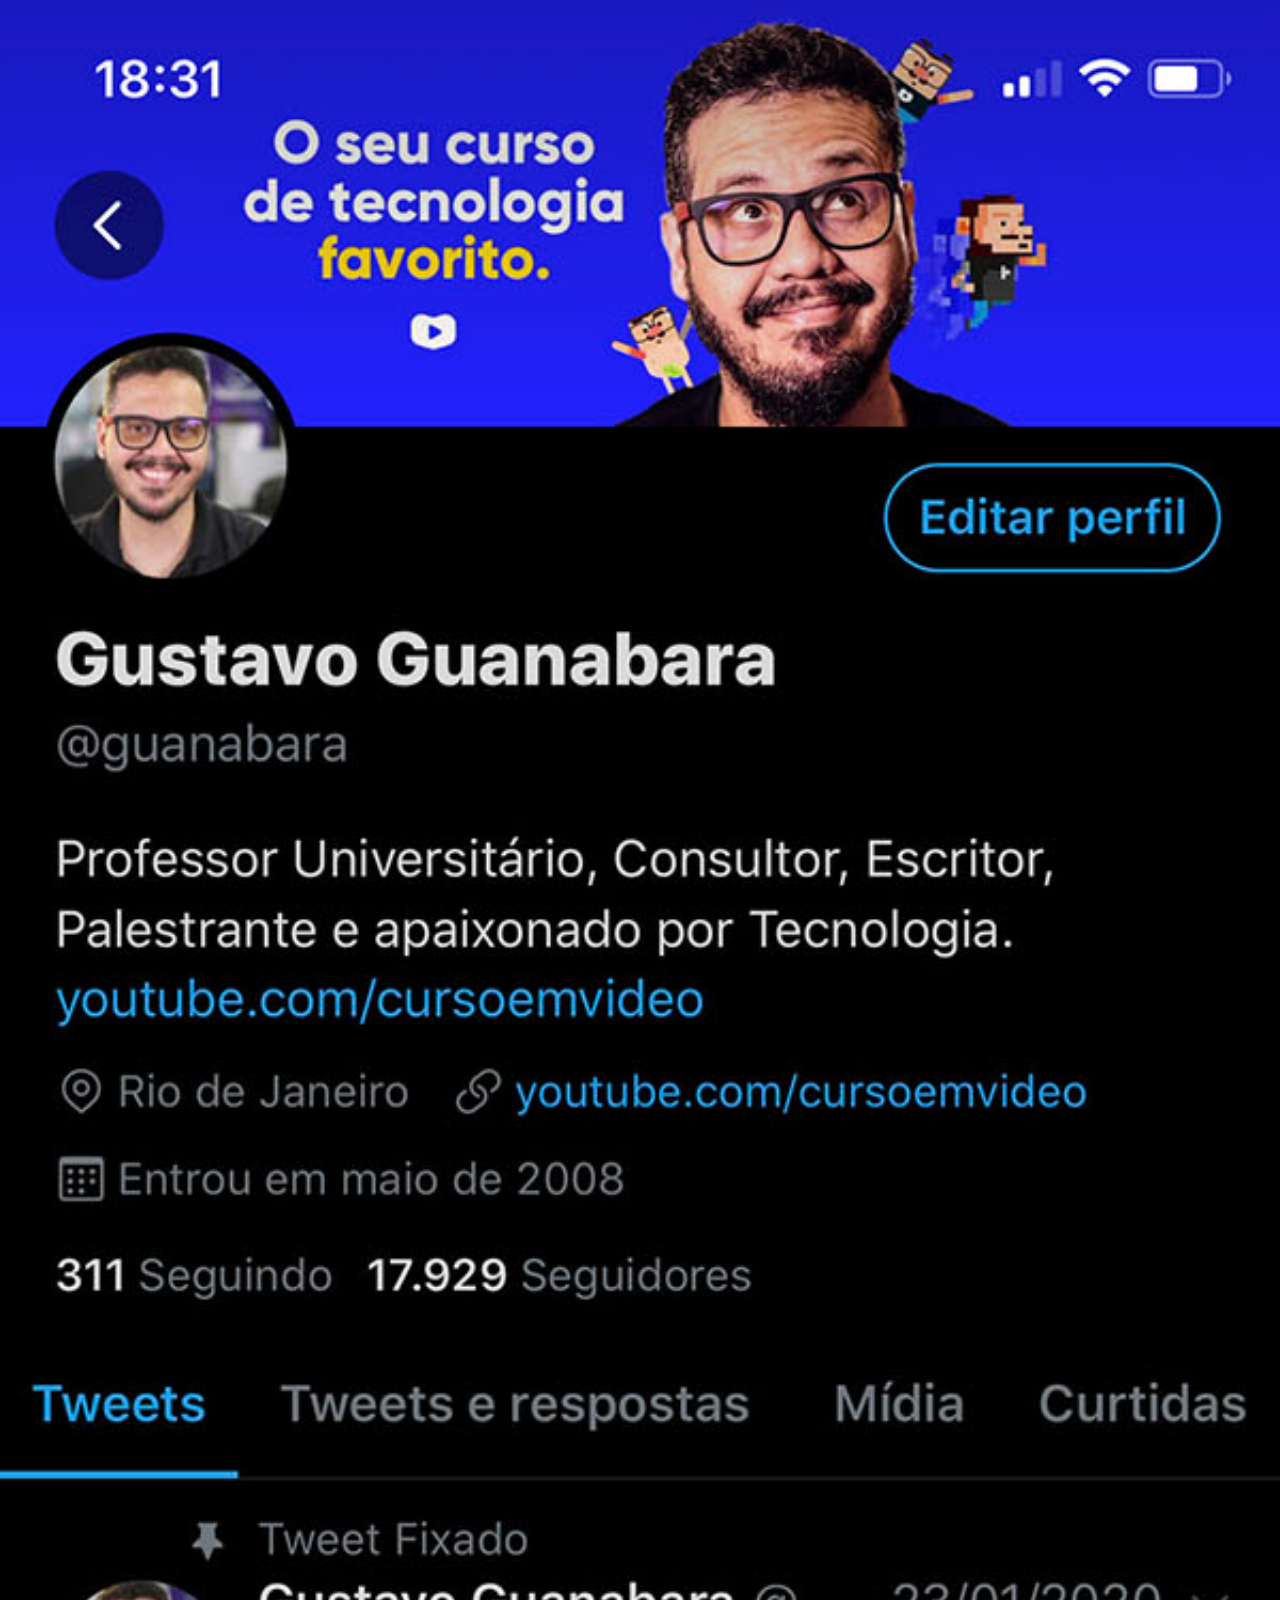
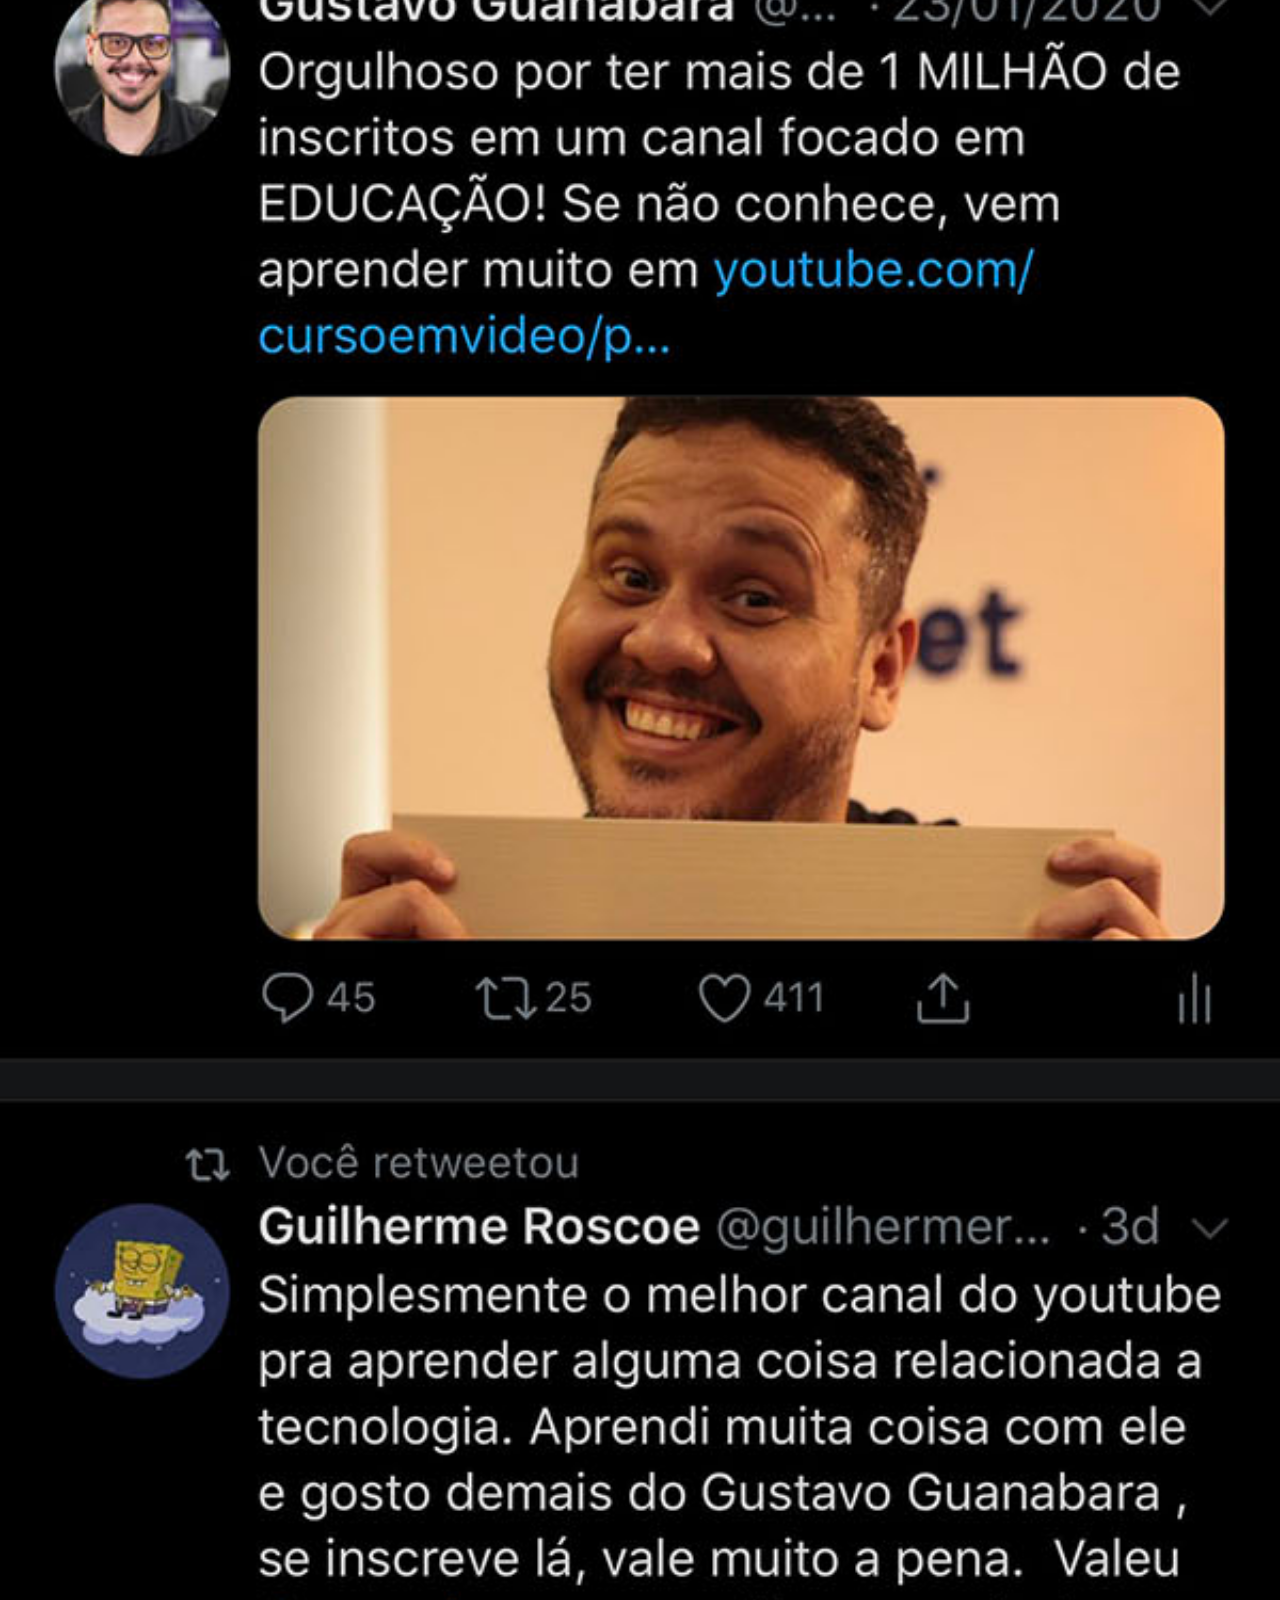
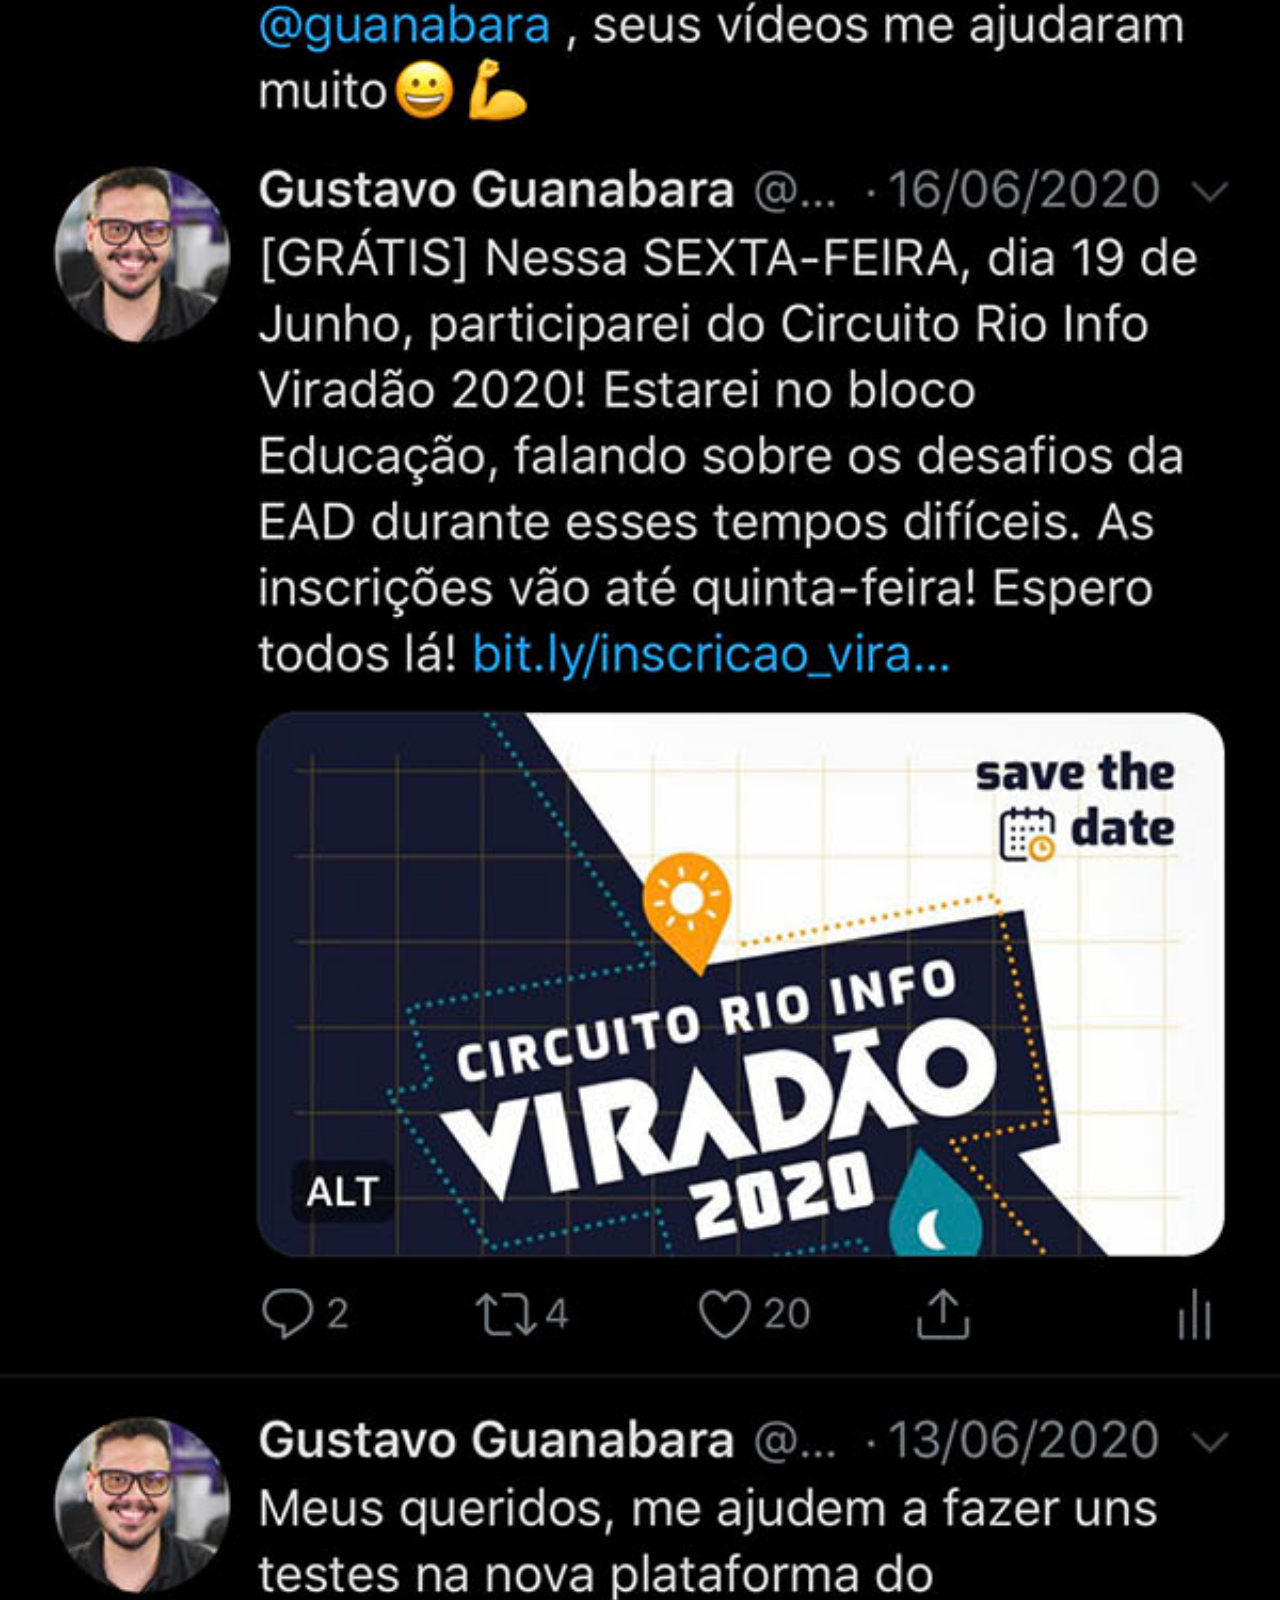
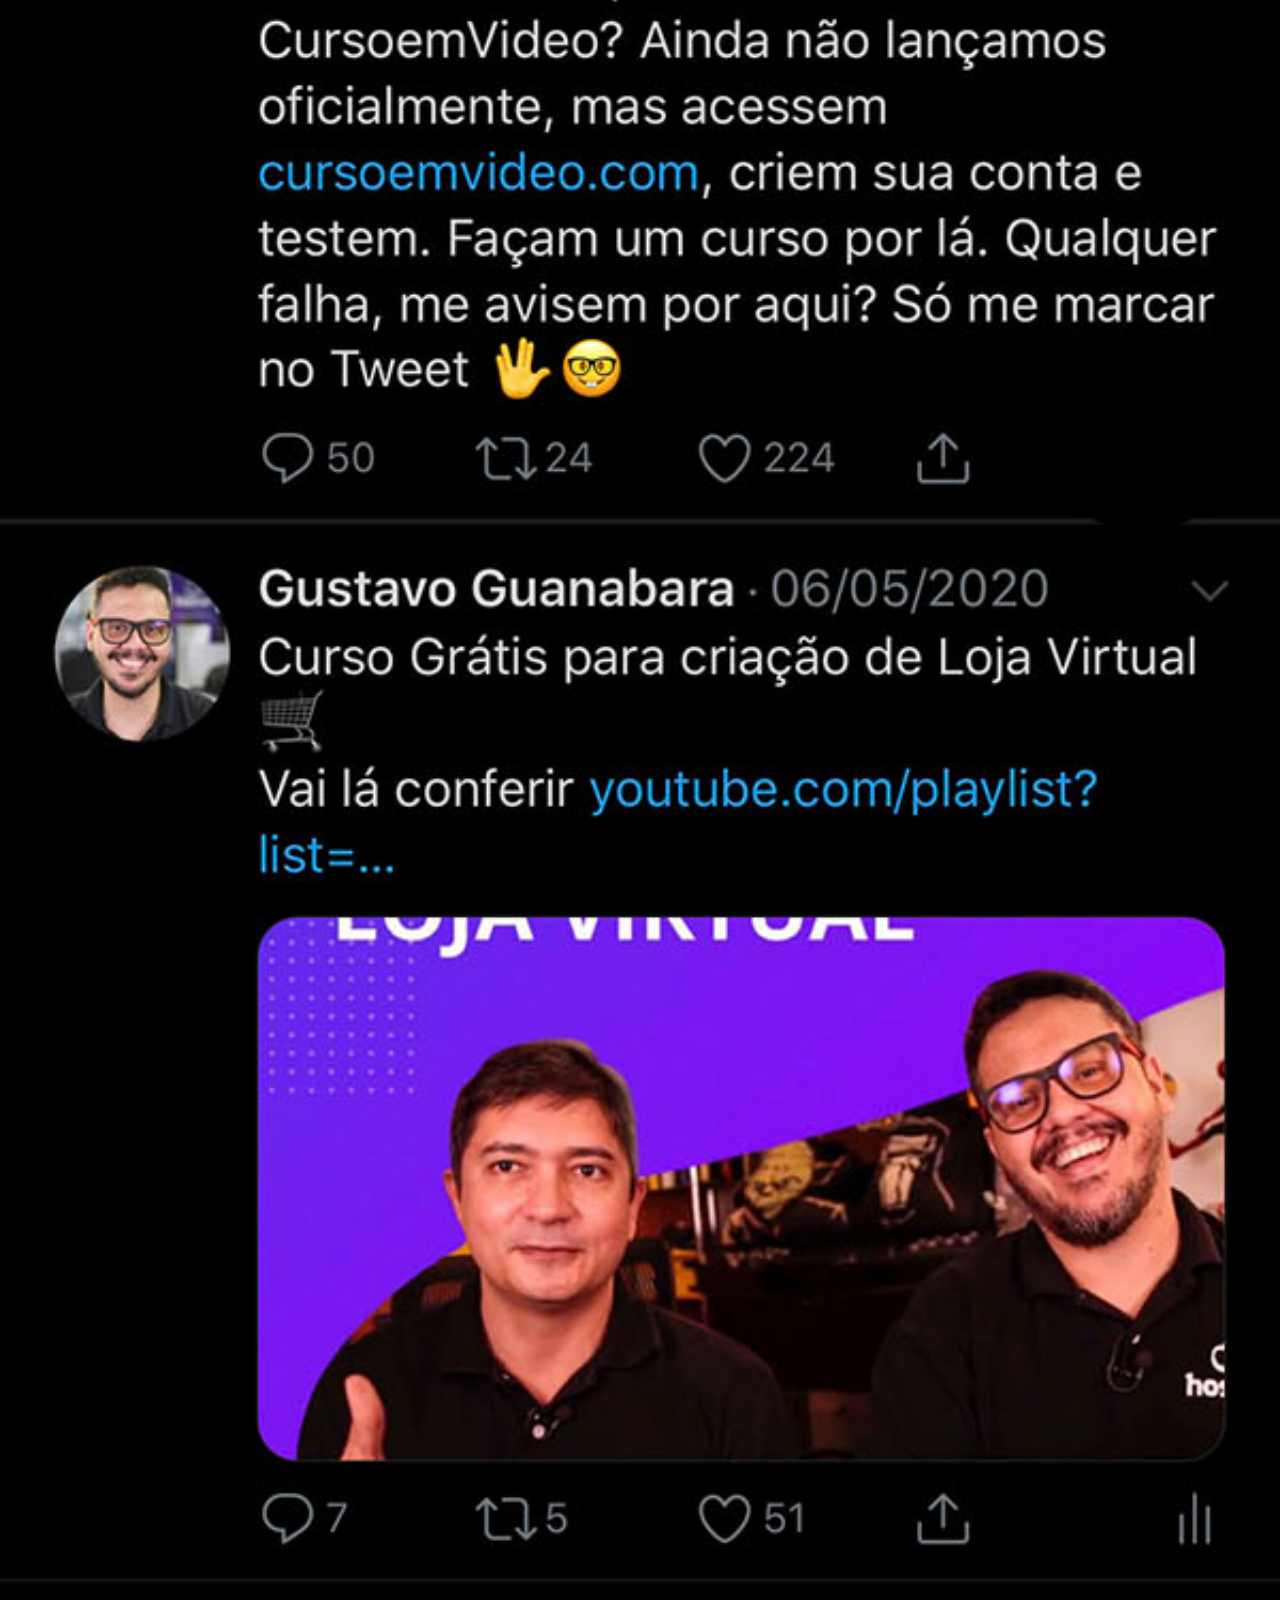
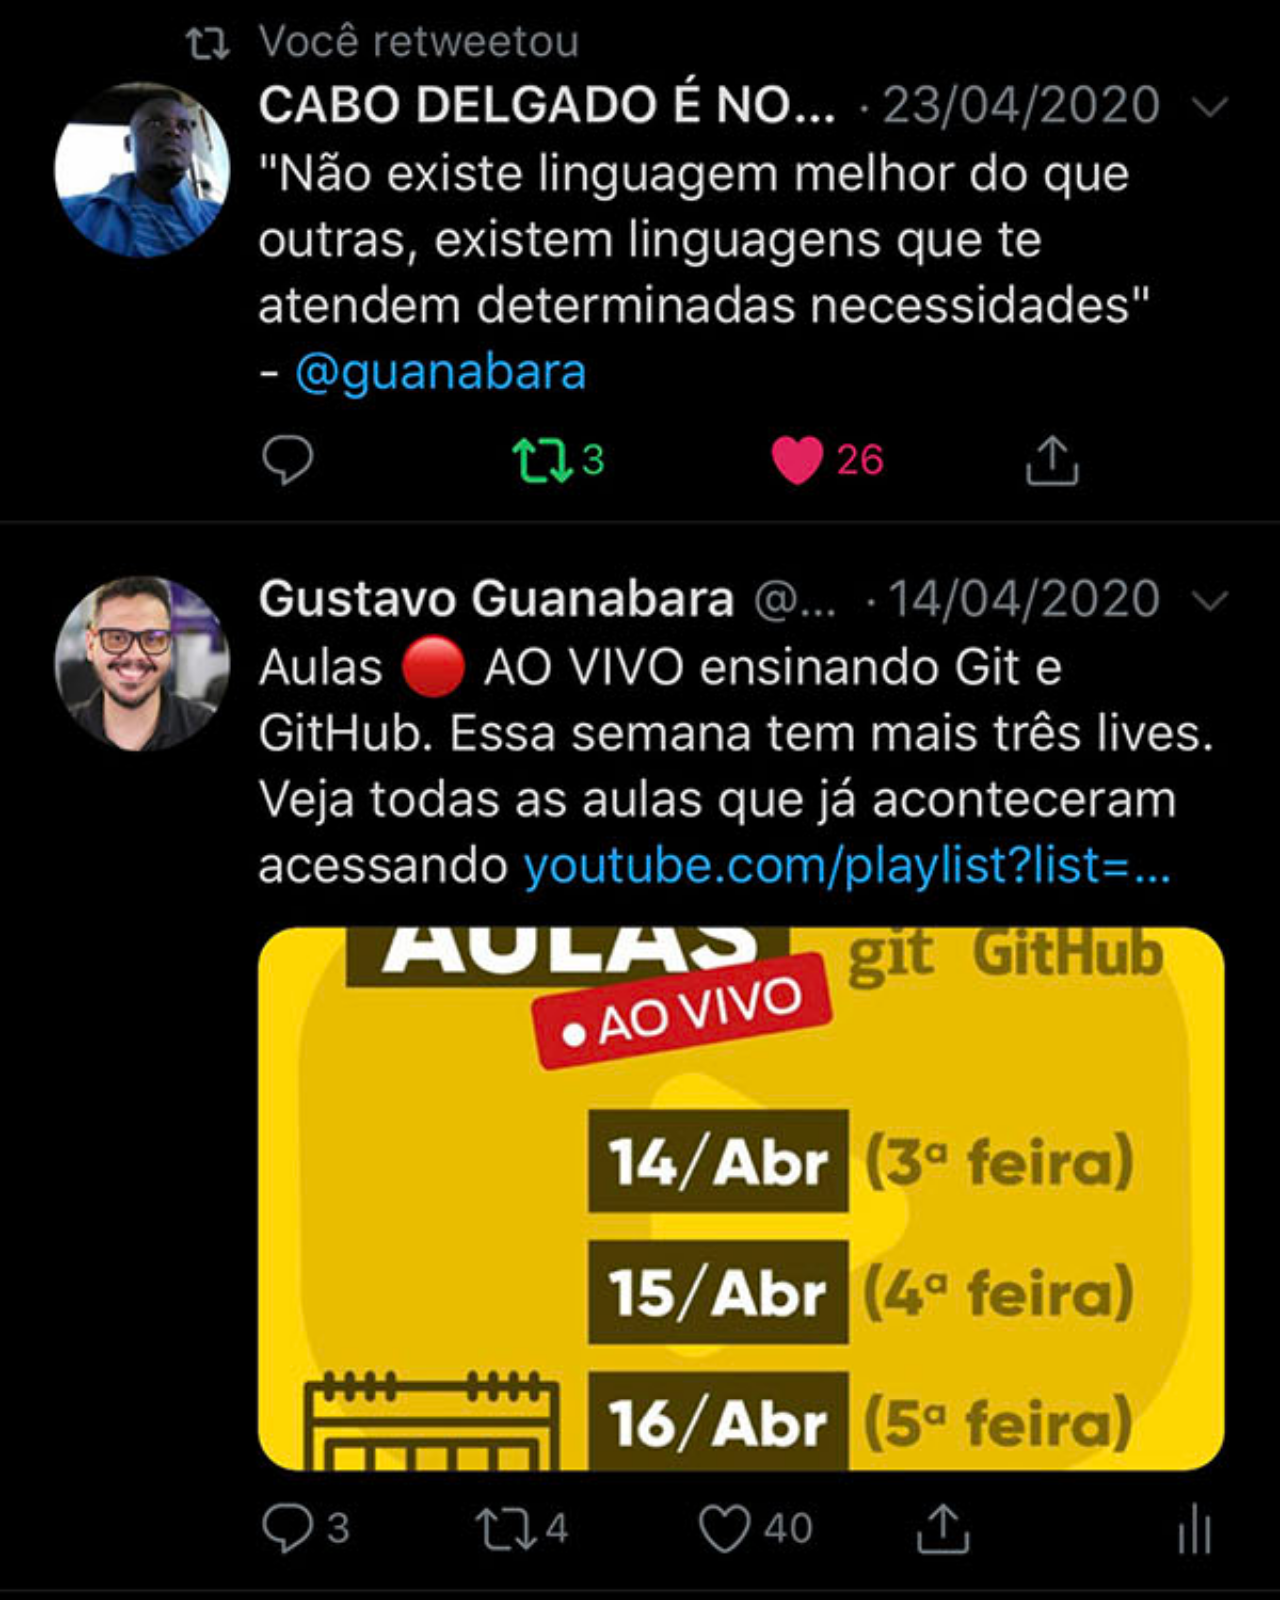
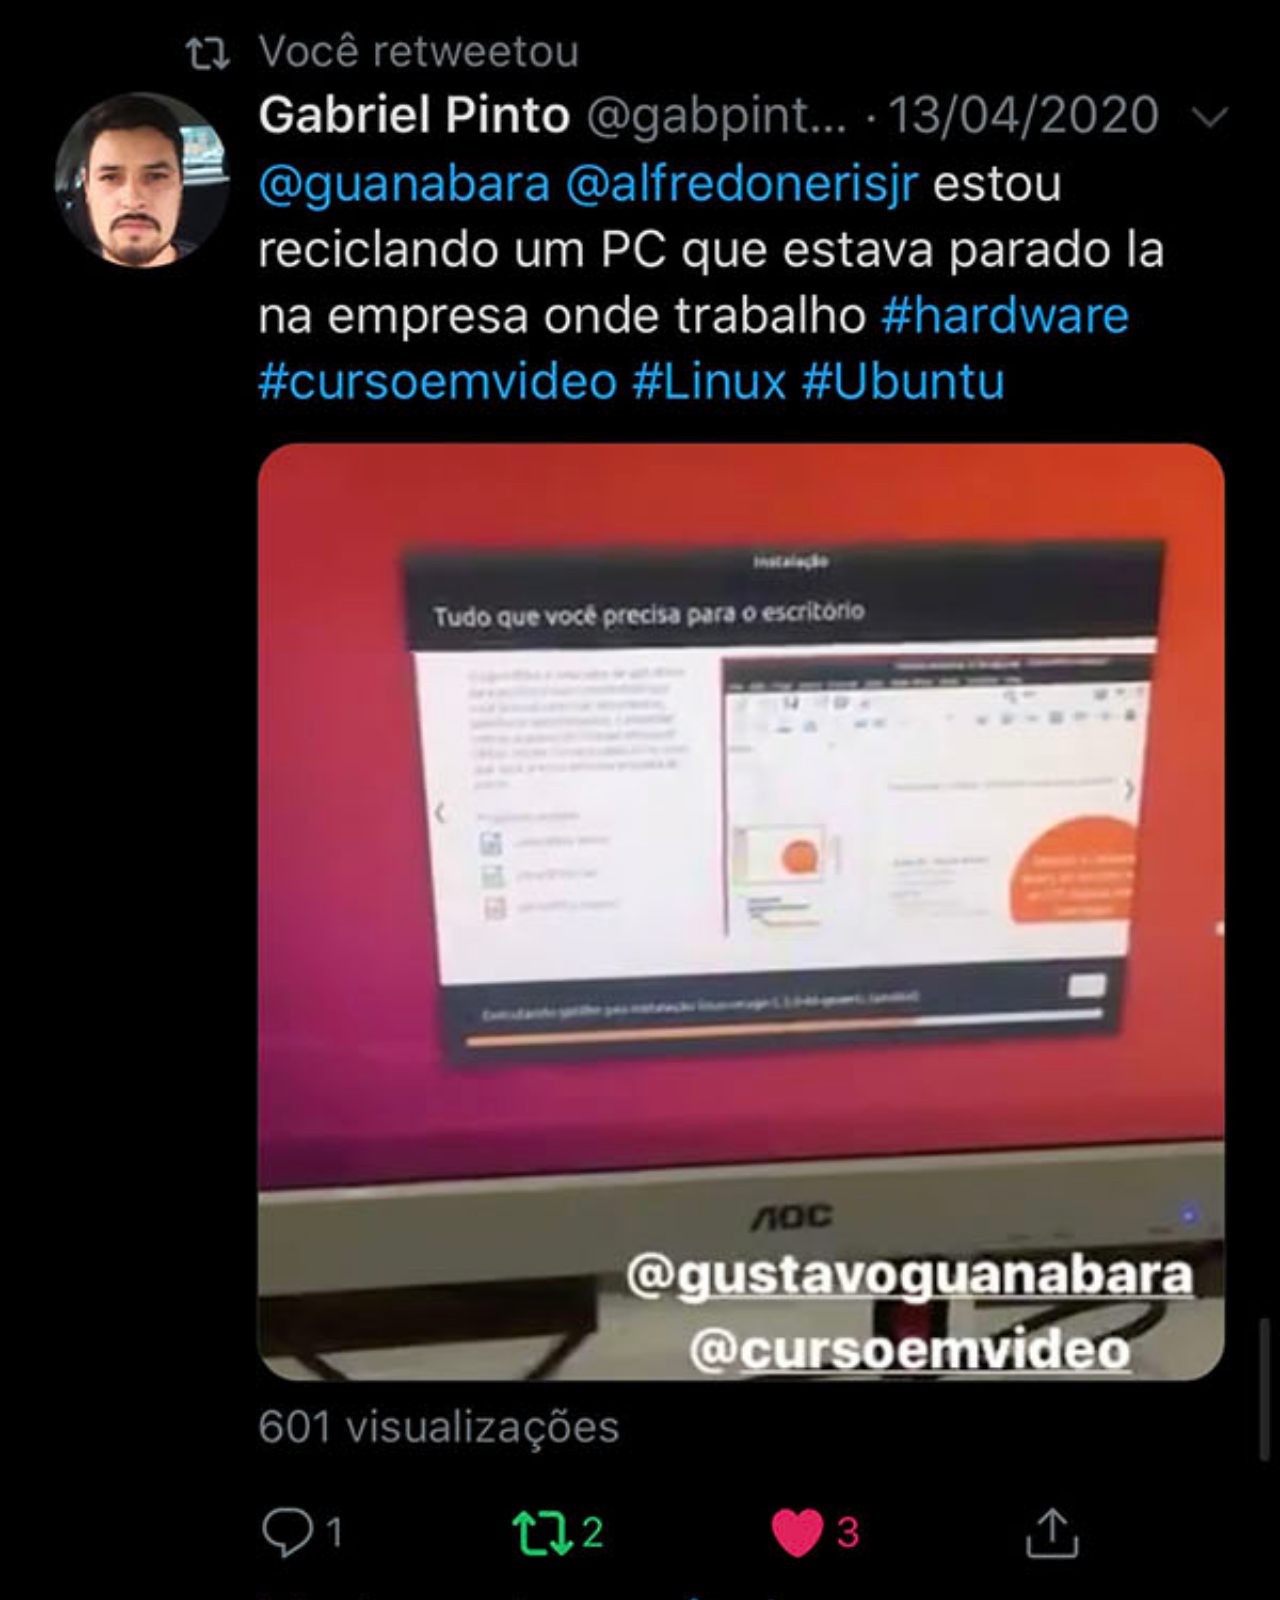
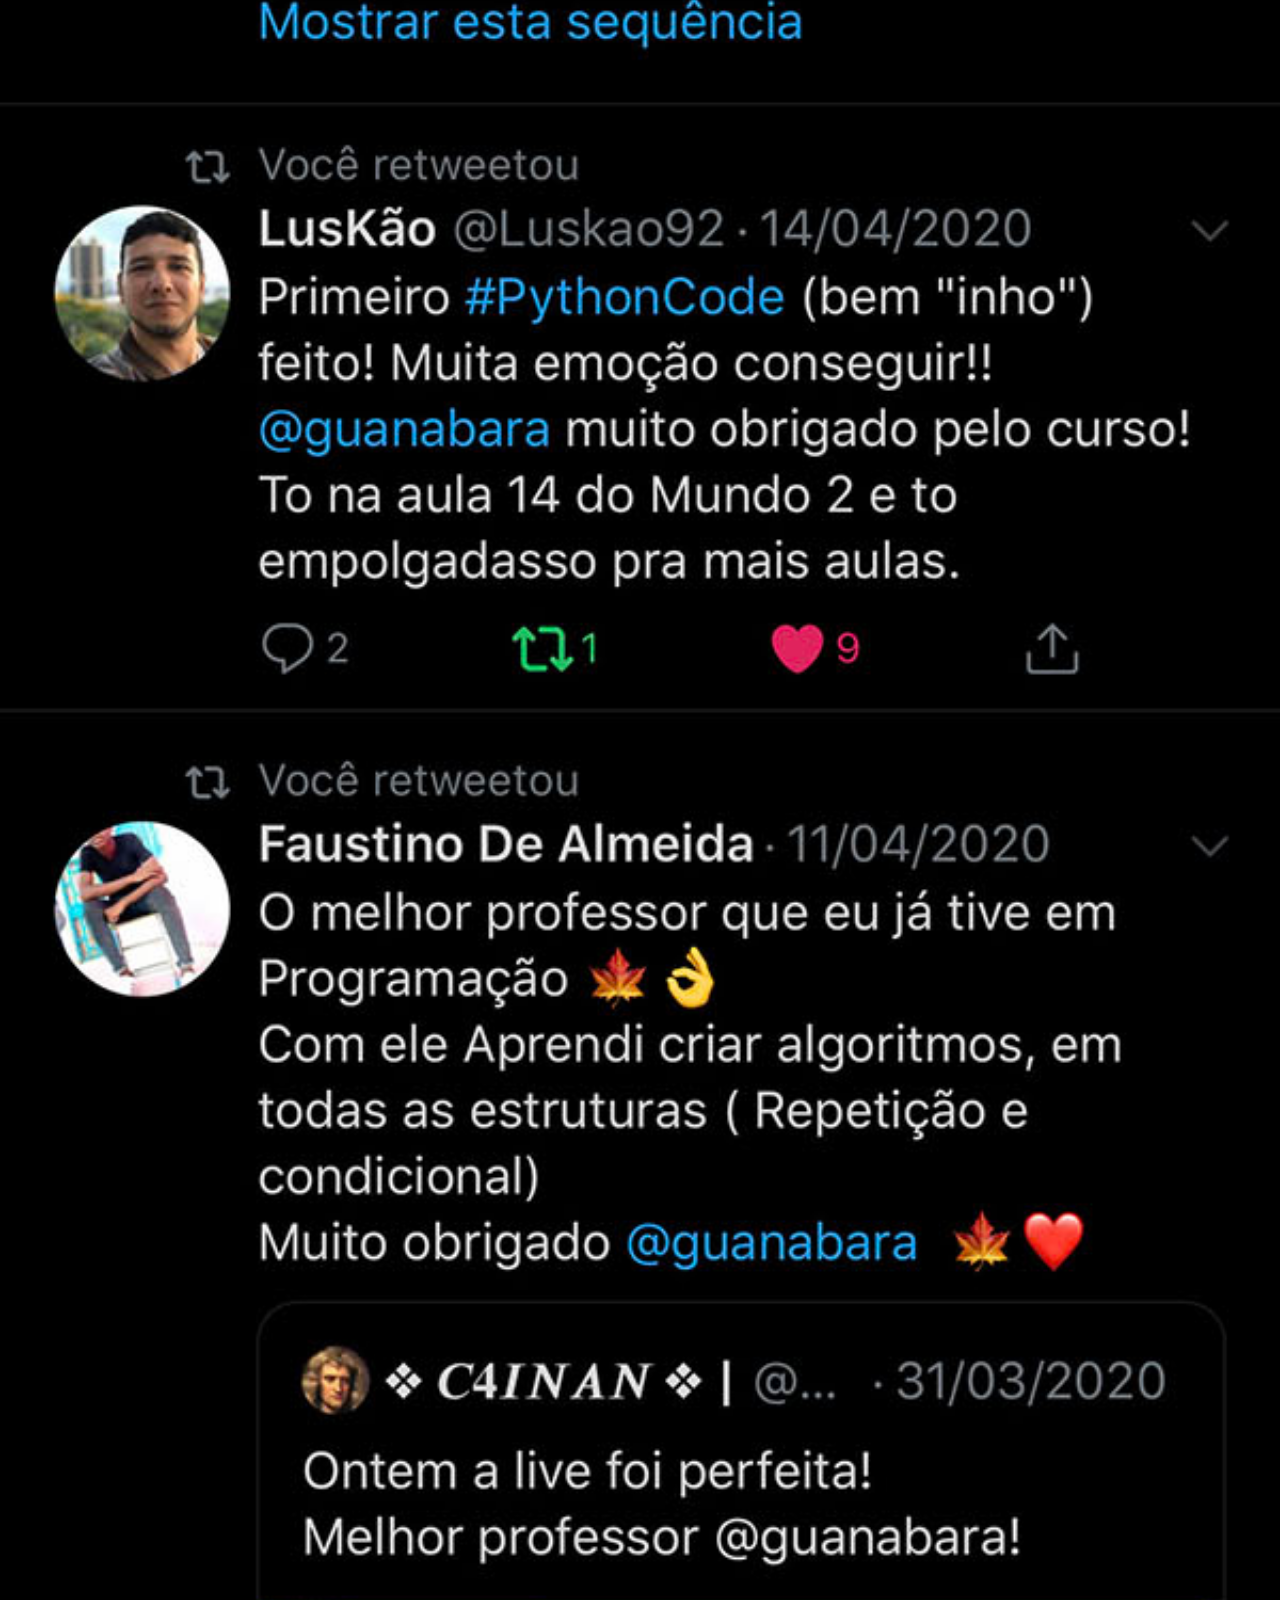
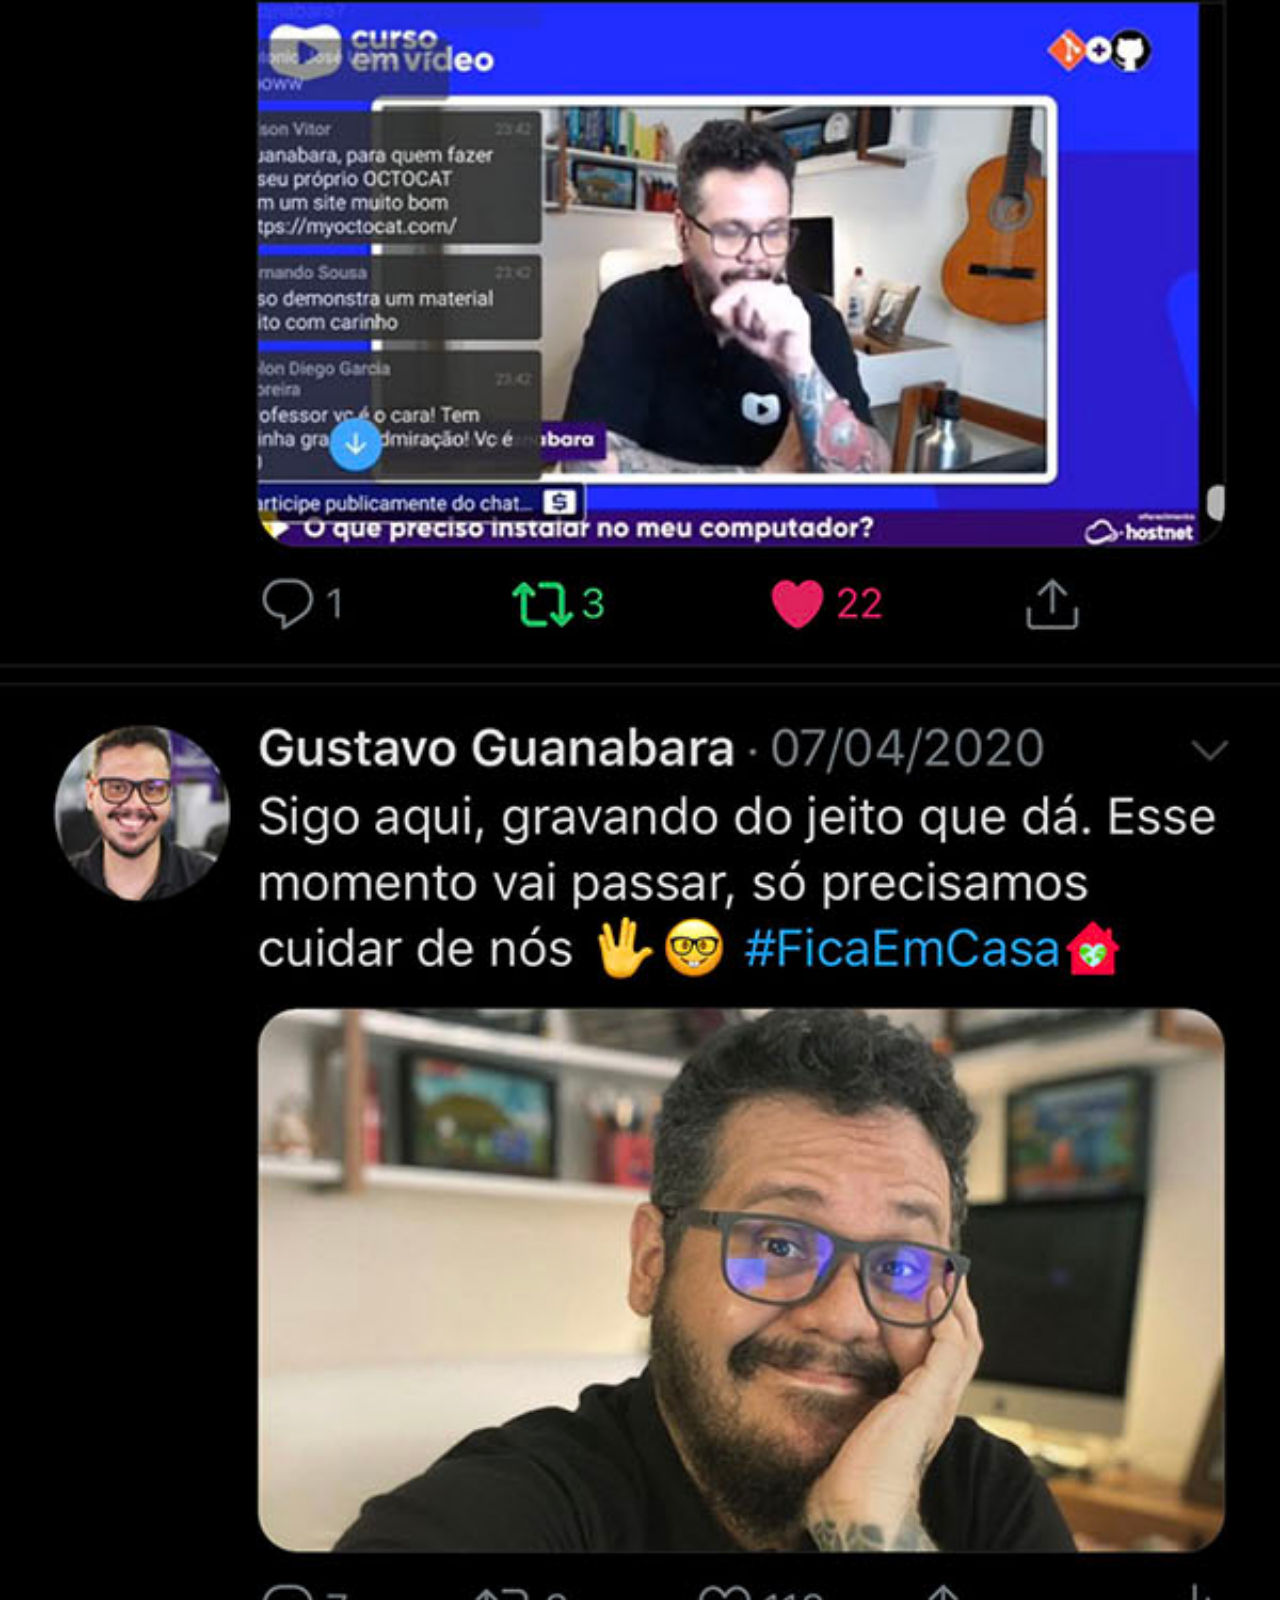
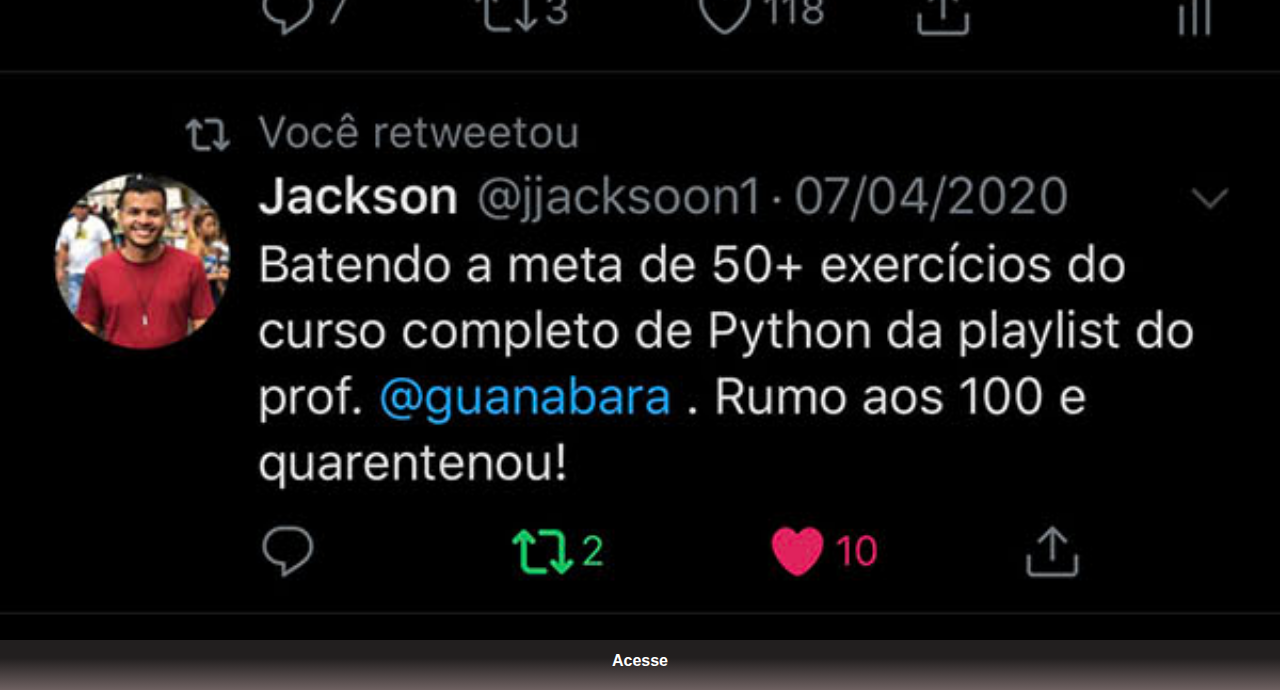
<file: twitter.html>
<!DOCTYPE html>
<html lang="pt">
<head>
    <meta charset="UTF-8">
    <meta name="viewport" content="width=device-width, initial-scale=1.0">
    <link rel="shortcut icon" href="imagens/logo-twitter.jpg" type="image/x-icon">
    <title>Document</title>
    <style>
        *{
    margin: 0px;
    padding: 0px;
    font-family: Arial, Helvetica, sans-serif;
}
::-webkit-scrollbar{
    width: 0px ;
    height: 0px;
}
img{
    width: 100vw;

}
a{
    display: block;
    background-image: linear-gradient(to bottom, rgb(34, 31, 31) 26px, rgb(110, 97, 97));
    padding: 20px;
    margin-top: -12px;
    text-align: center;
    font-weight: bolder;
    text-decoration: none;
    color: white;            
    transition-duration: .2s;
}
a:hover{
    color: blue;
    font-size: 19px;
}
a:active{
    color: yellow;
}
    </style>
</head>
<body>
    <img src="imagens/tela-twitter.jpg" alt="twitter">
    <a href="https://x.com/?lang=pt" target="_blank">Acesse</a>
    
</body>
</html>
</file>
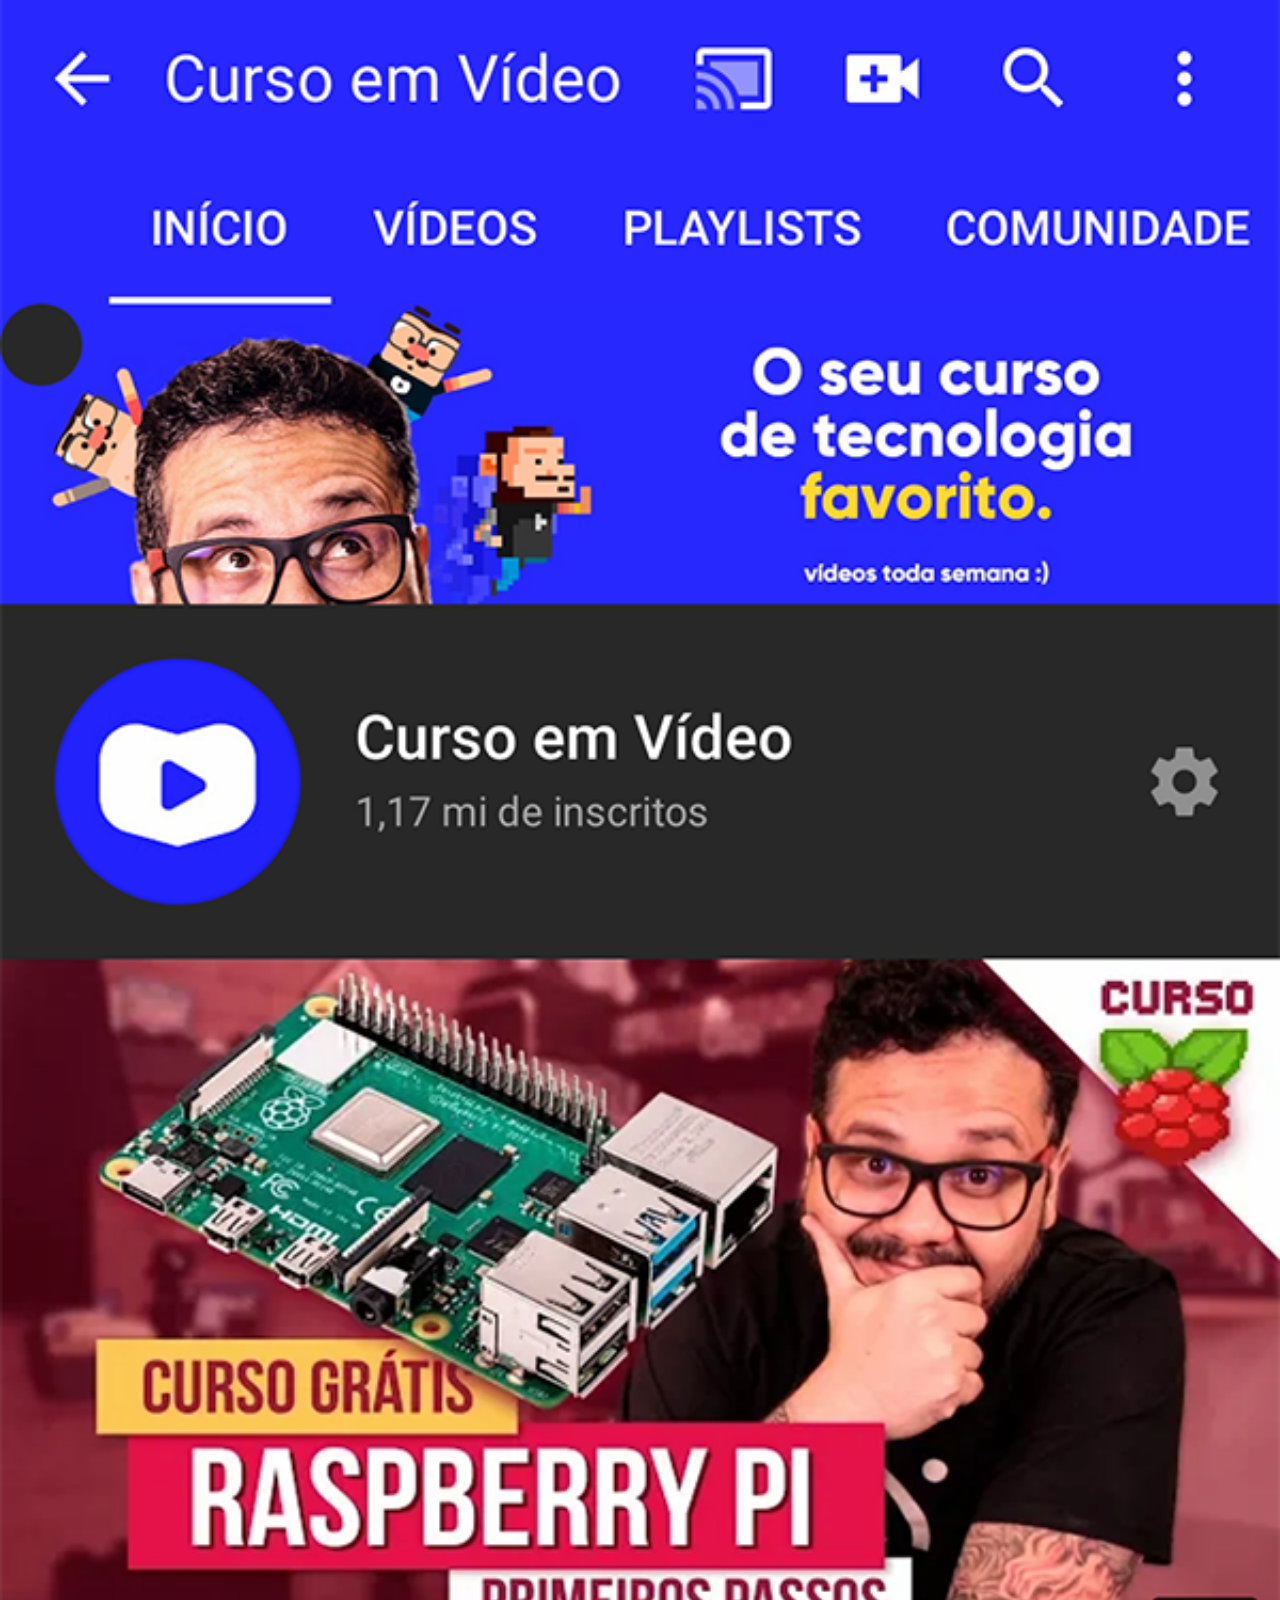
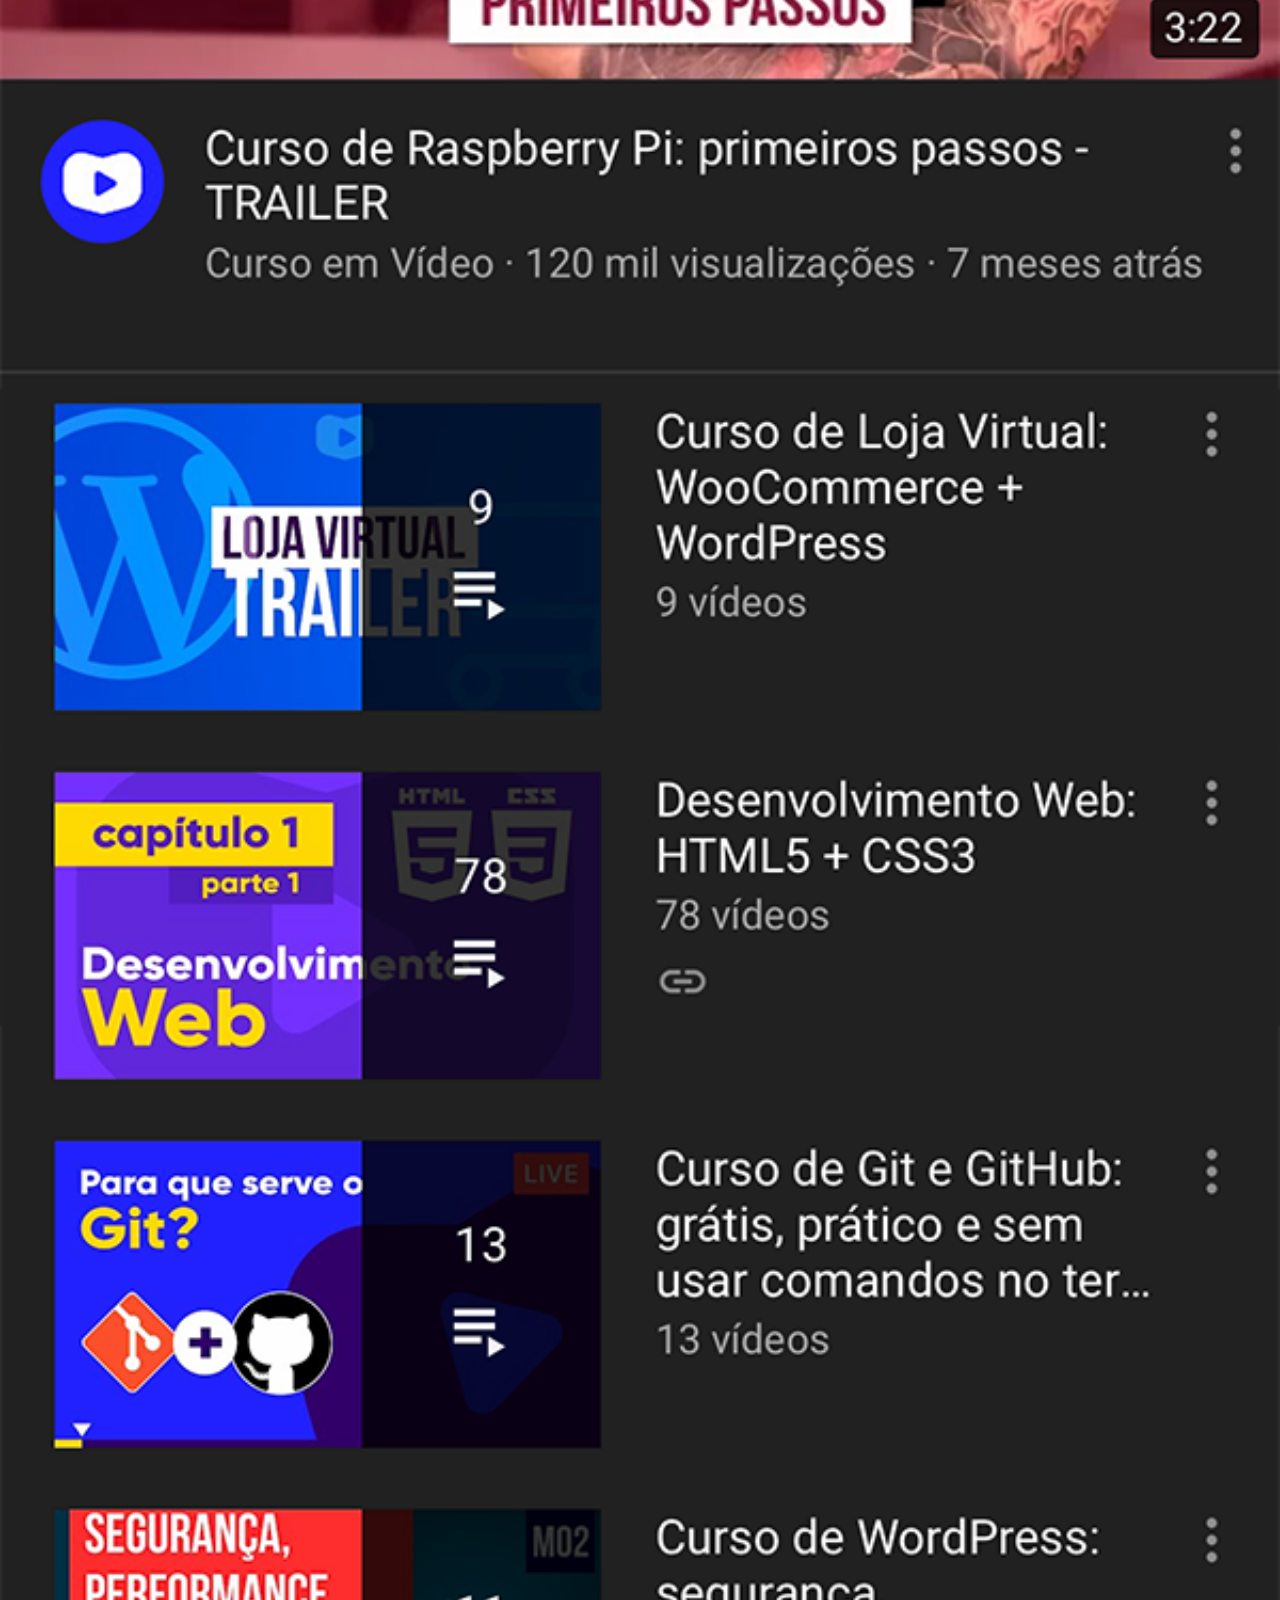
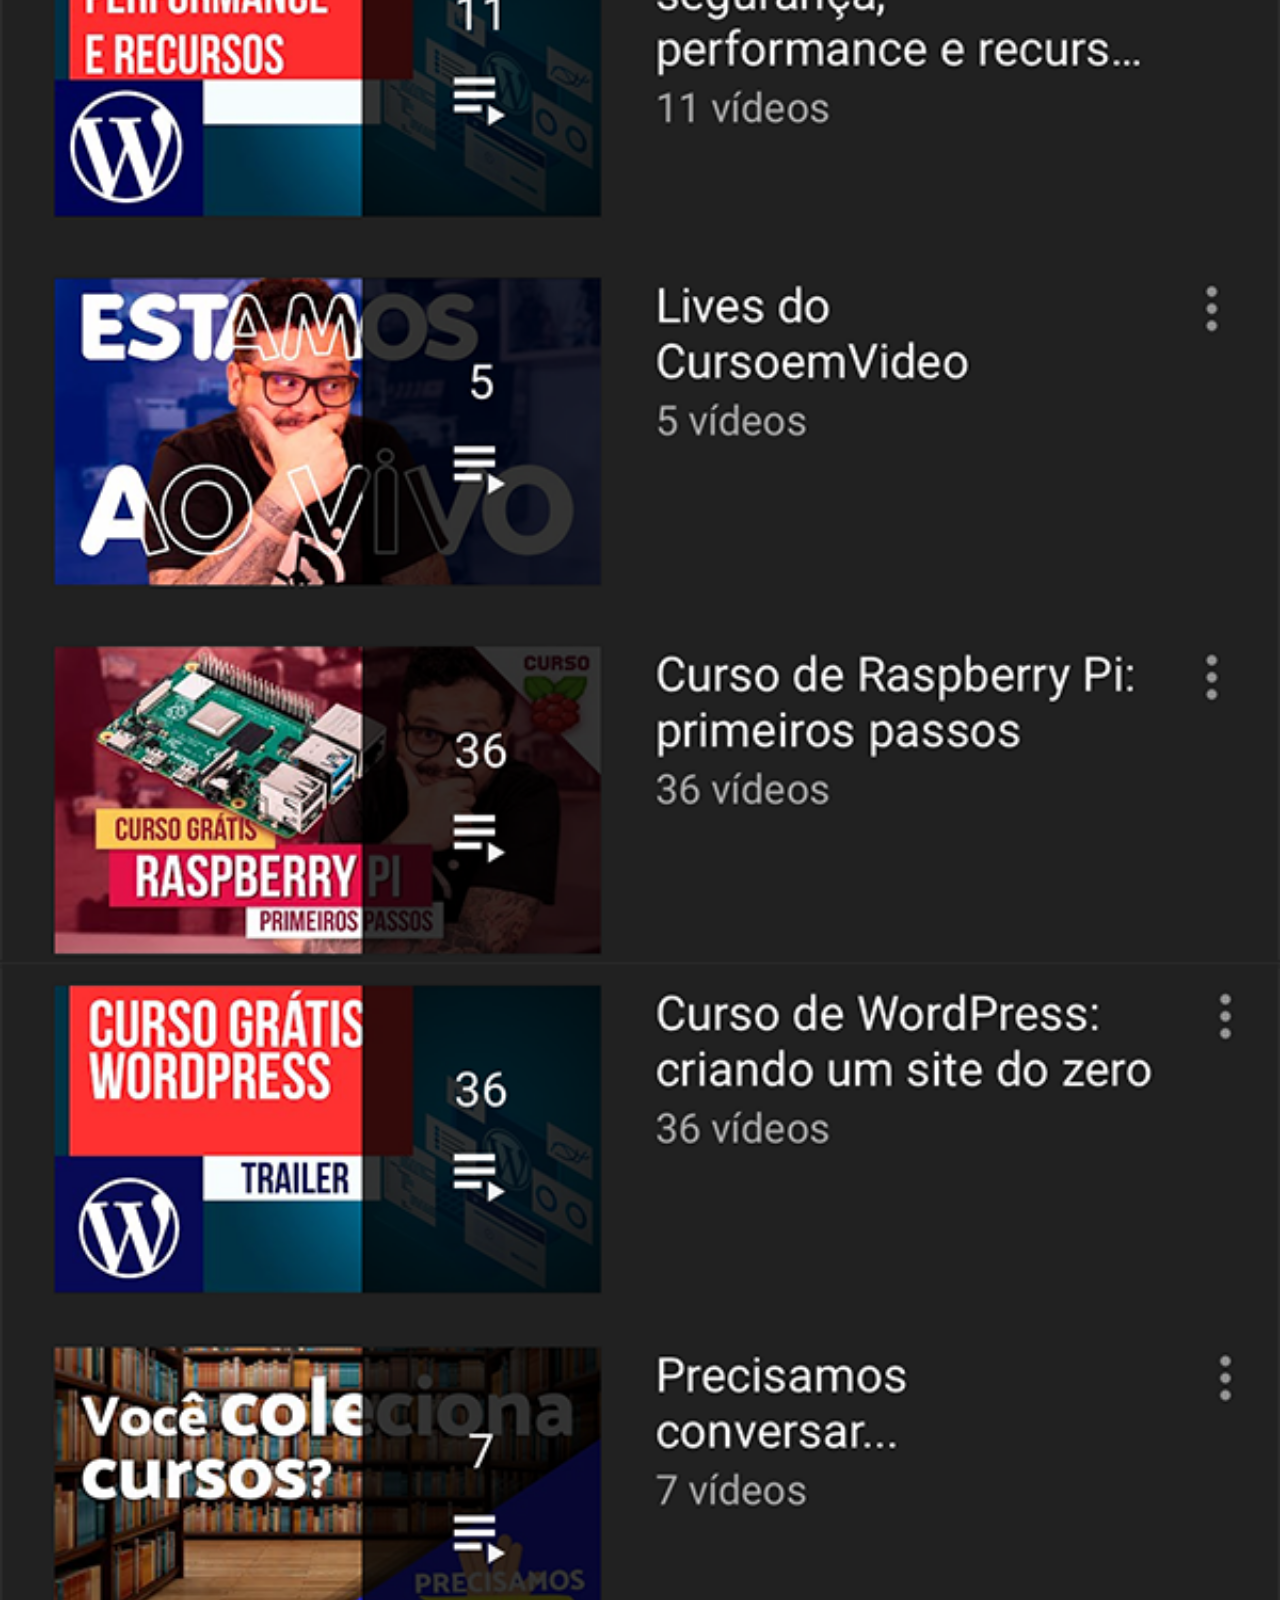
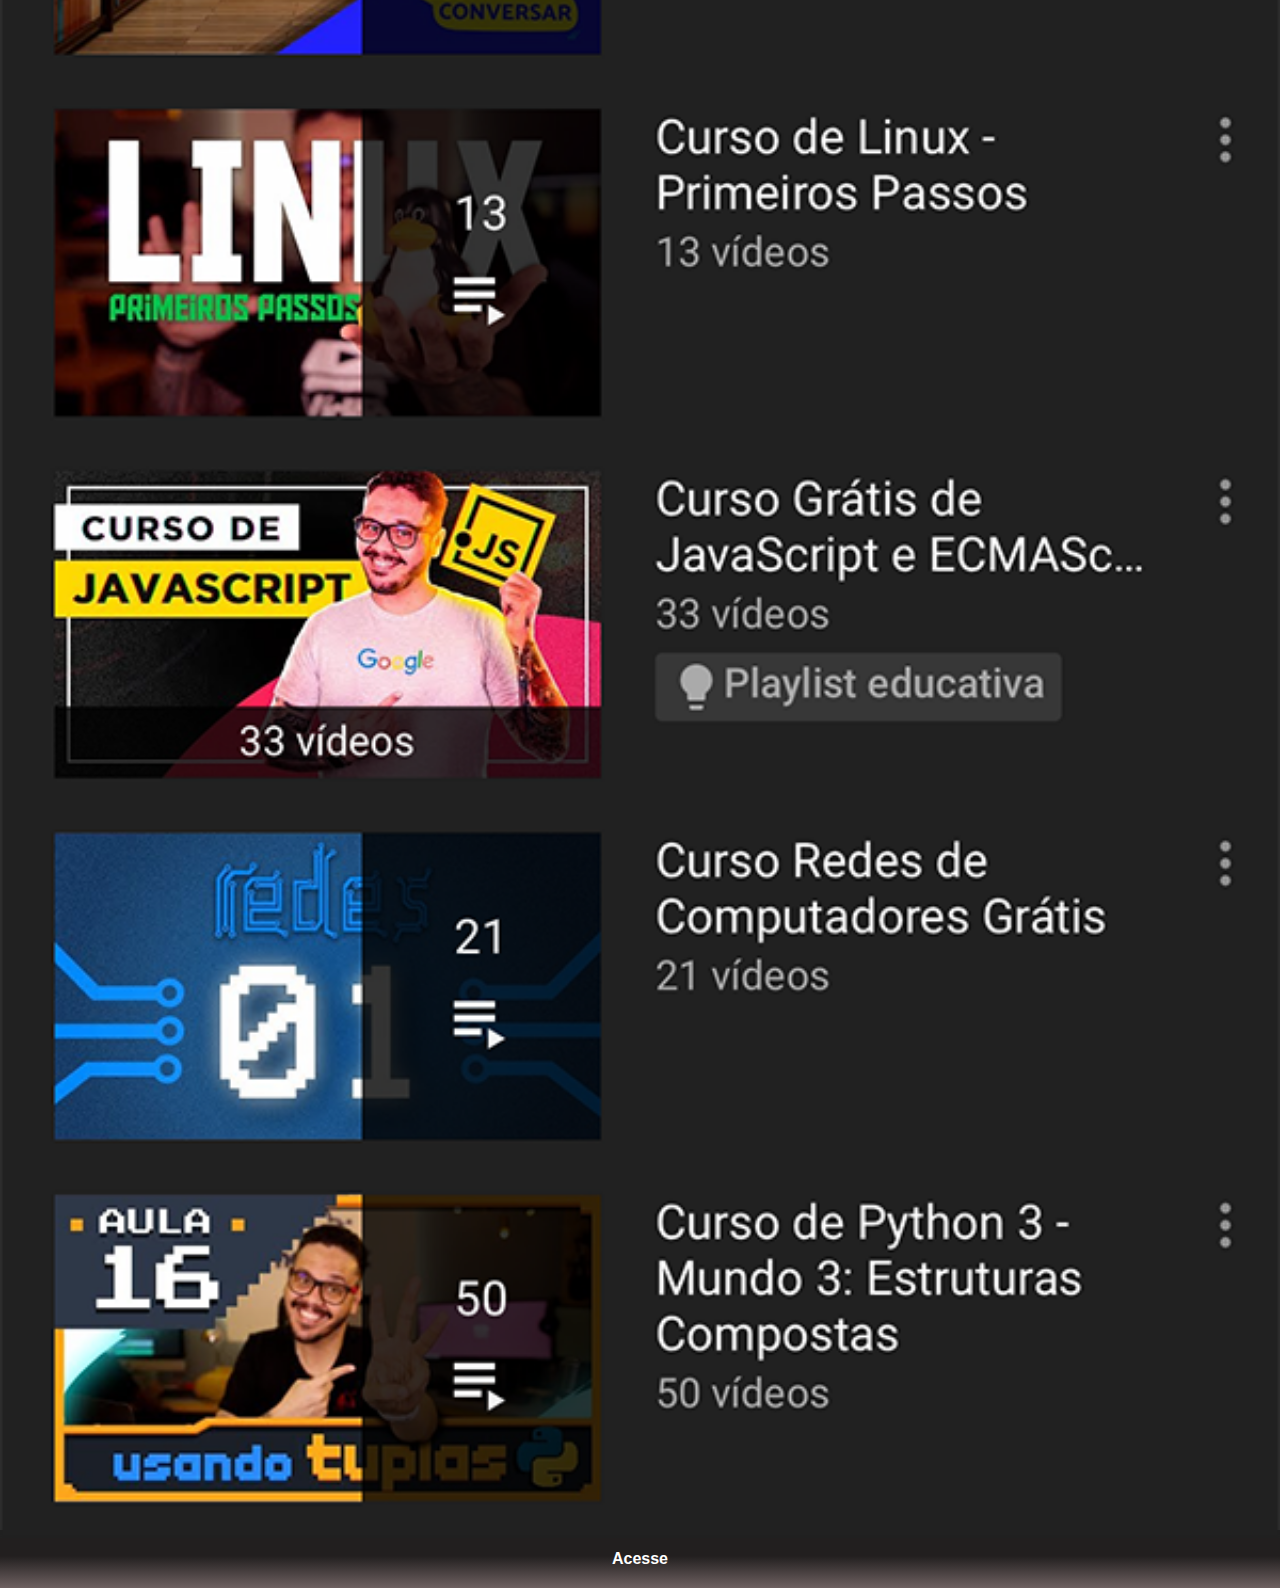
<file: youtuber.html>
<!DOCTYPE html>
<html lang="pt">
<head>
    <meta charset="UTF-8">
    <meta name="viewport" content="width=device-width, initial-scale=1.0">
    <link rel="shortcut icon" href="imagens/logo-youtube.jpg" type="image/x-icon">
    <title>Document</title>
    <style>
        *{
    margin: 0px;
    padding: 0px;
    font-family: Arial, Helvetica, sans-serif;
}
::-webkit-scrollbar{
    width: 0px ;
    height: 0px;
}
img{
    width: 100vw;

}
a{
    display: block;
    background-image: linear-gradient(to bottom, rgb(34, 31, 31) 26px, rgb(110, 97, 97));
    padding: 20px;
    margin-top: -12px;
    text-align: center;
    font-weight: bolder;
    text-decoration: none;
    color: white;            
    transition-duration: .2s;
}
a:hover{
    color: blue;
    font-size: 19px;
}
a:active{
    color: yellow;
}
    </style>
</head>
<body>
    <img src="imagens/tela-youtube.png" alt="youtube">
    <a href="https://www.youtube.com/c/CursoemV%C3%ADdeo" target="_blank">Acesse</a>
    
</body>
</html>
</file>
<file: style.css>
@charset "UTF-8";


*{
    margin: 0px;
    padding: 0px;
    font-family: Arial, Helvetica, sans-serif;
}
html, body{
    height: 100vh;
    width: 100vw;
    background-color: rgb(234, 211, 211);
    border-radius: 1px;
    
}
main{
    height: 100vh;
    position: relative;
    

}
body{
    background-image: url('https://www.melhoresdestinos.com.br/wp-content/uploads/2020/09/lago-moraine-banff-canada3-820x546.jpg');
    background-position: center;
    background-repeat: no-repeat;
    background-size: cover;
    background-attachment: fixed;
}
section#telefone{
    height: 623px;
    width: 304px;
    position: absolute;
    top: 50%;
    left: 50%;
    transform: translate(-50%, -50%);
    background-image: url('../imagens/frame-iphone.png');
    background-repeat: no-repeat;
    background-position: center;
}
iframe#tela{
    position: absolute;
    border-radius: 5px;
    top: 76.1px;
    left: 19.1px;
    width: 266.6px;
    height: 477px;
}
section#rede{
    text-align: center;
    padding-top: 91px;
}
section#rede img:hover{
    border: 2px solid rgba(102, 98, 98, 0.521);
    box-shadow: 5px 5px 10px black;
    transition-duration: 0.2s ;
    transform: translate(-3px, -3px);
}
section#rede img{
    transition-duration: 0.3ms;
    width: 50px;
    border-radius: 40px;
    margin: 8px;
    box-shadow: 2px 2px 2px black;
    box-sizing: border-box;

}
</file>
